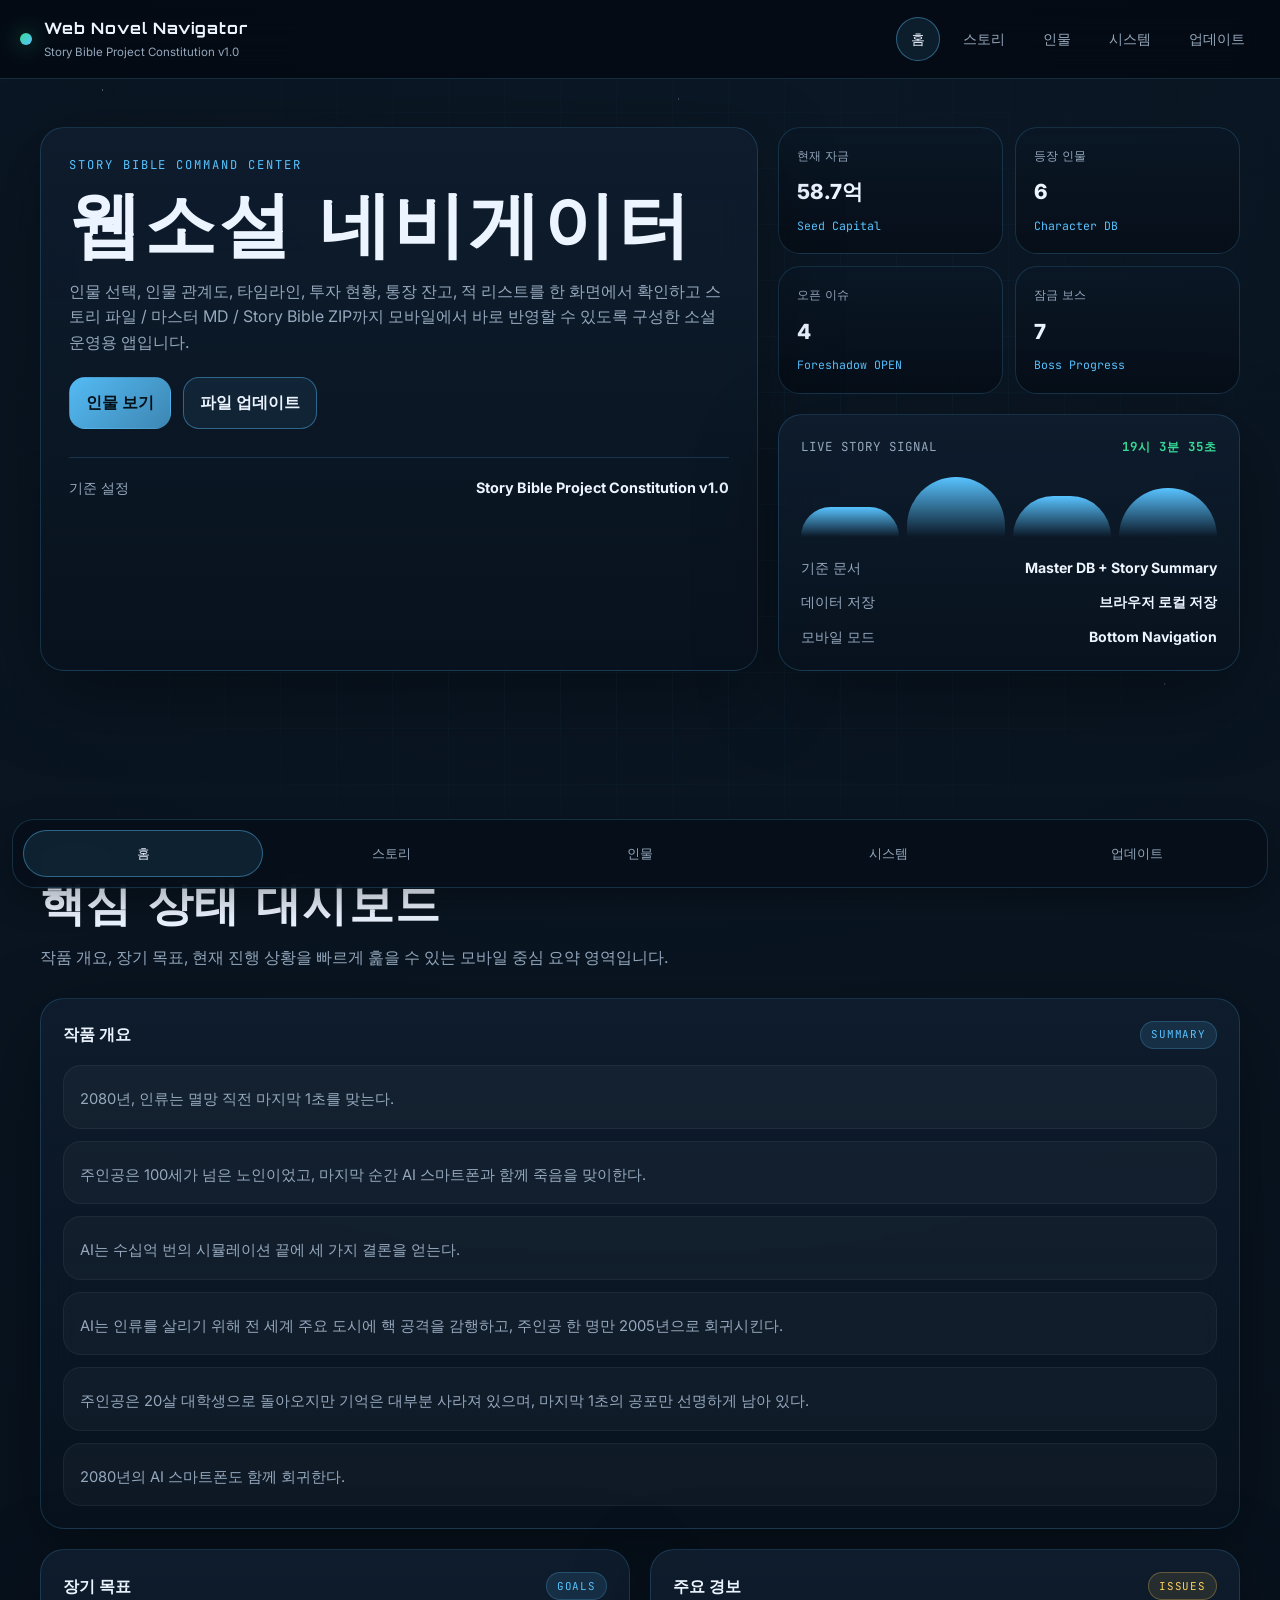
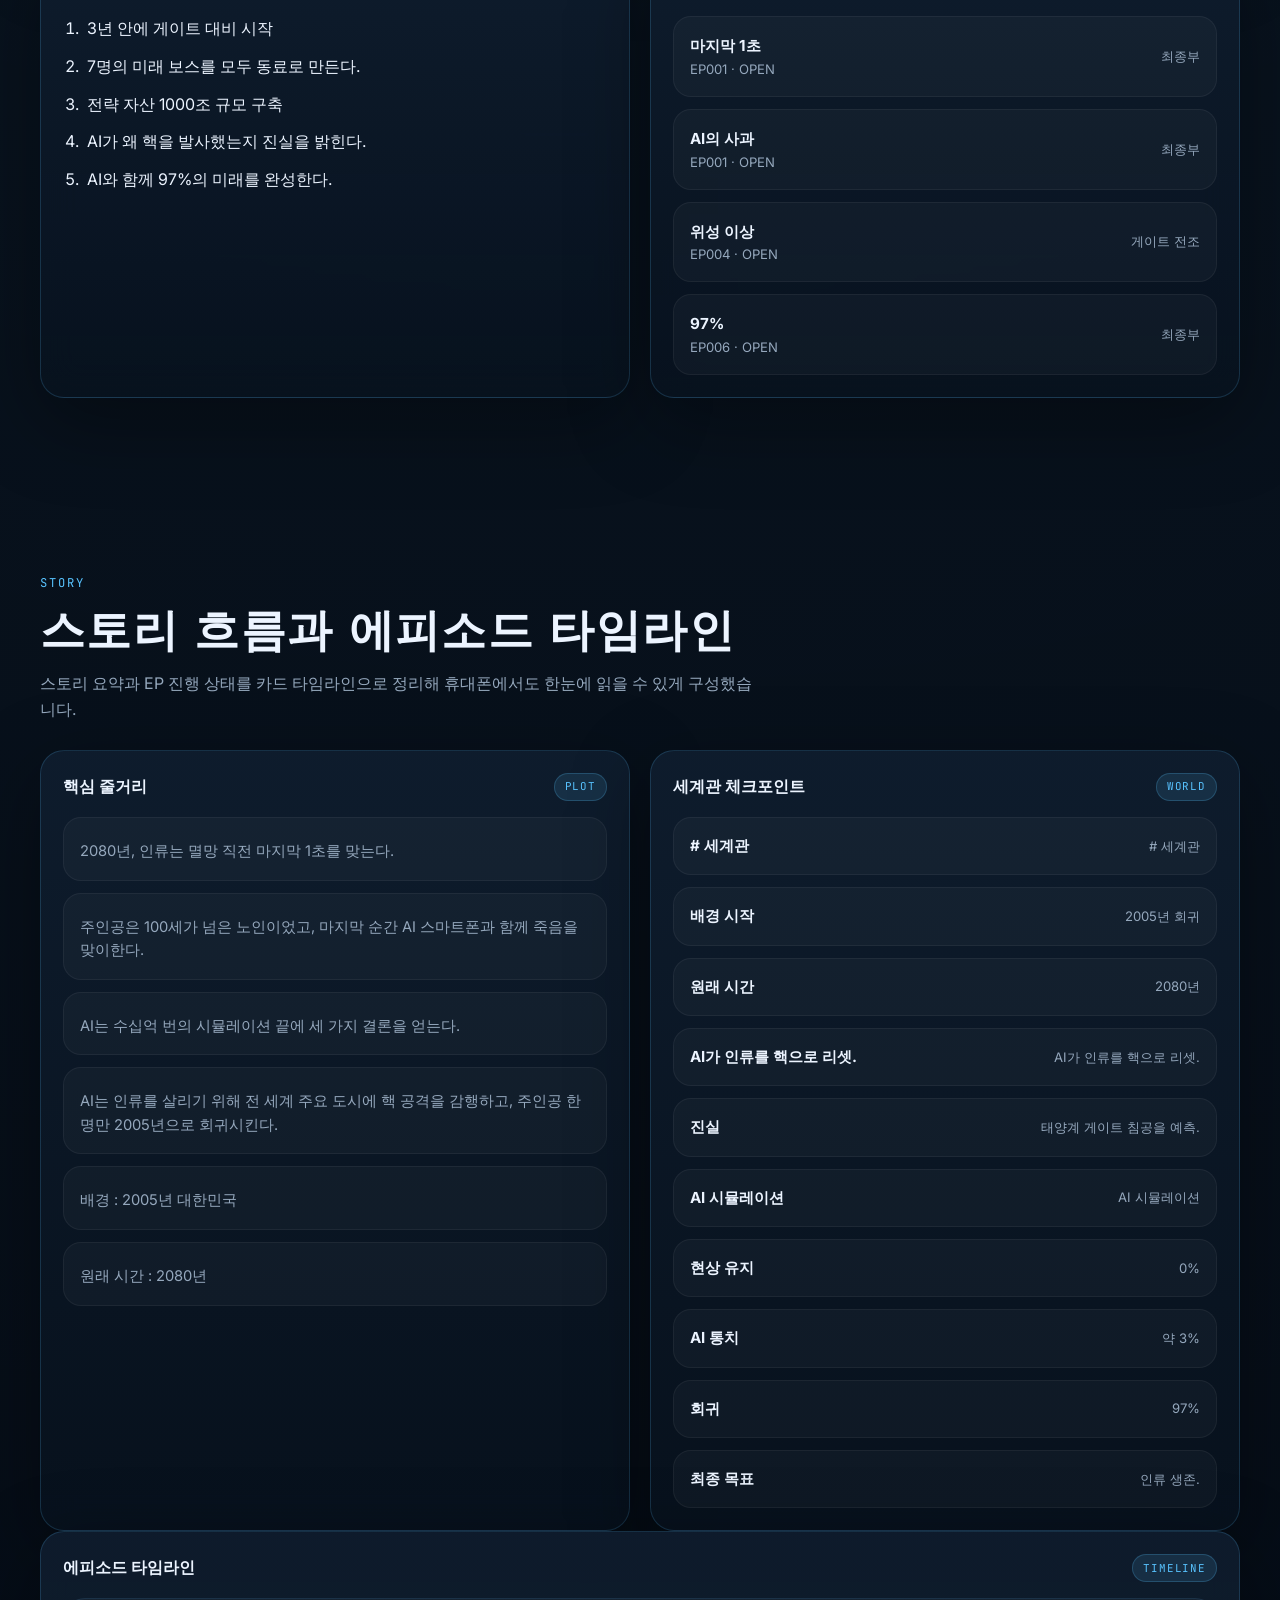
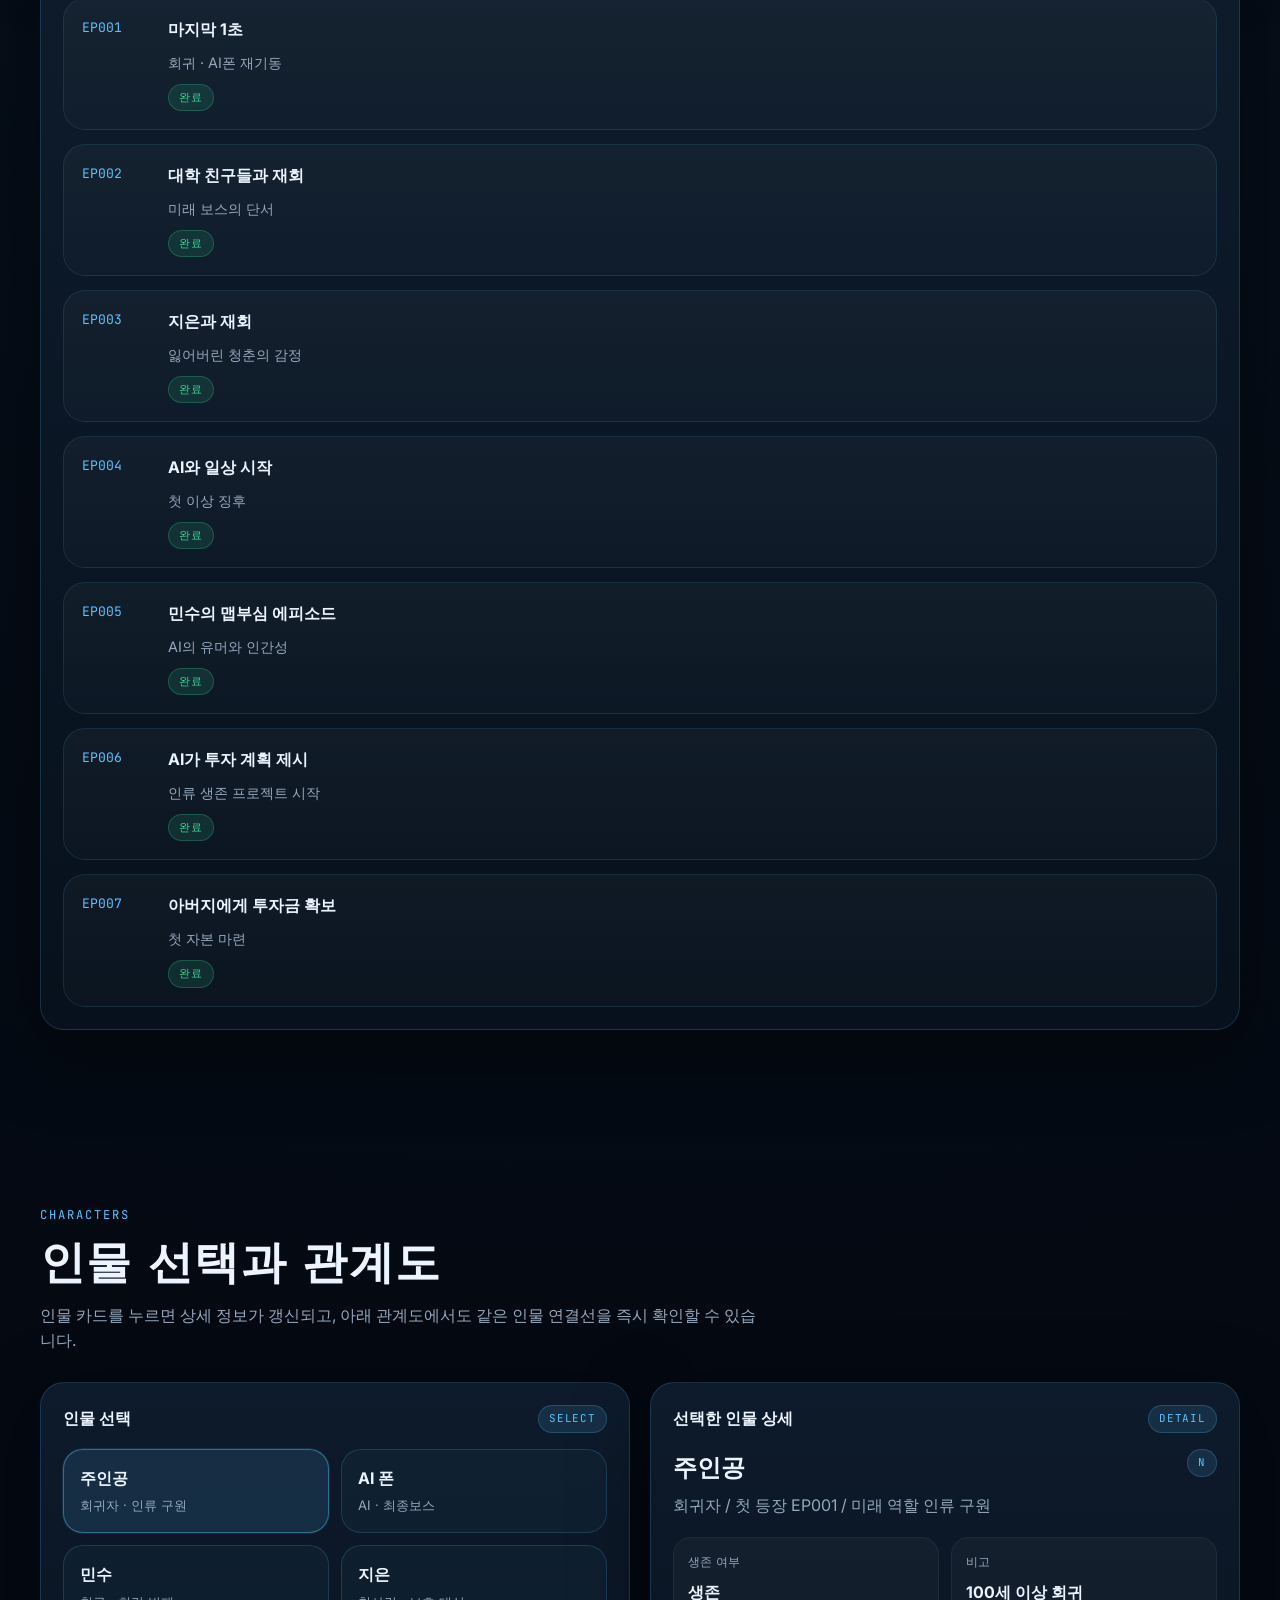
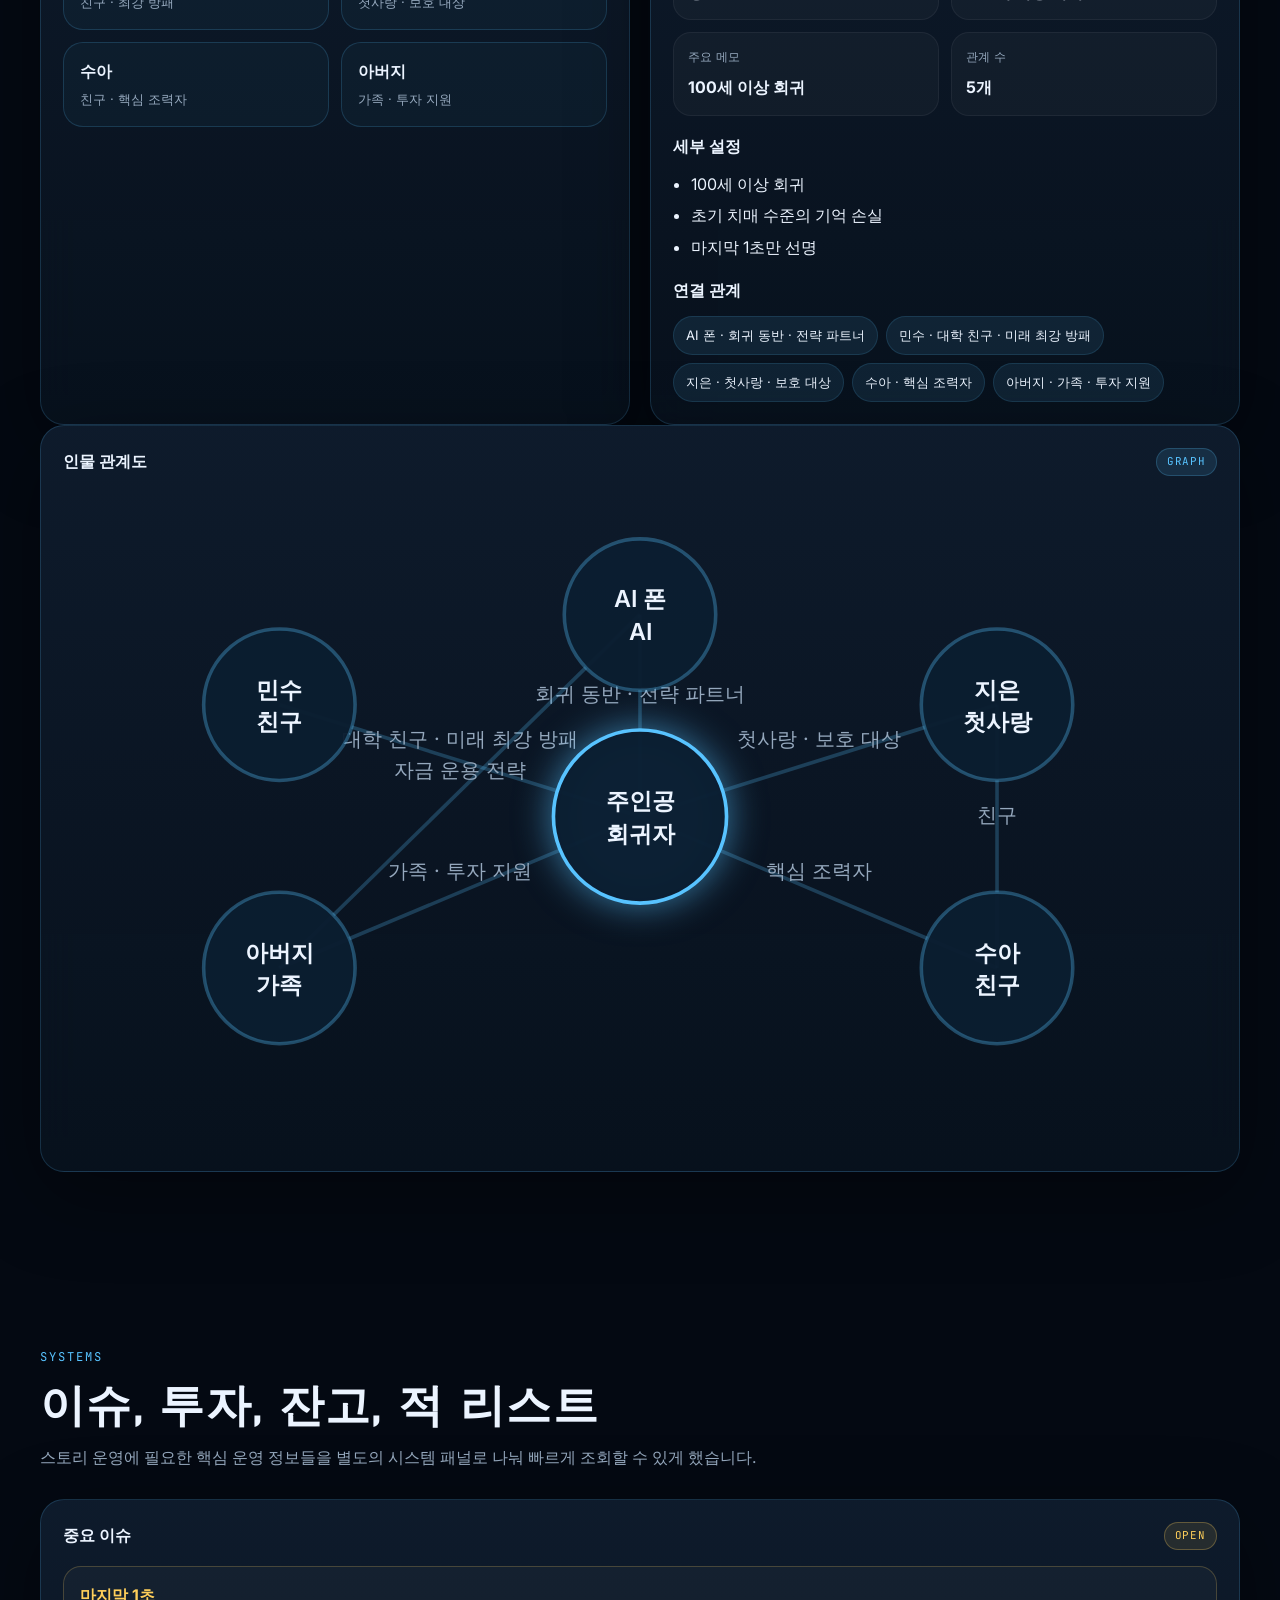
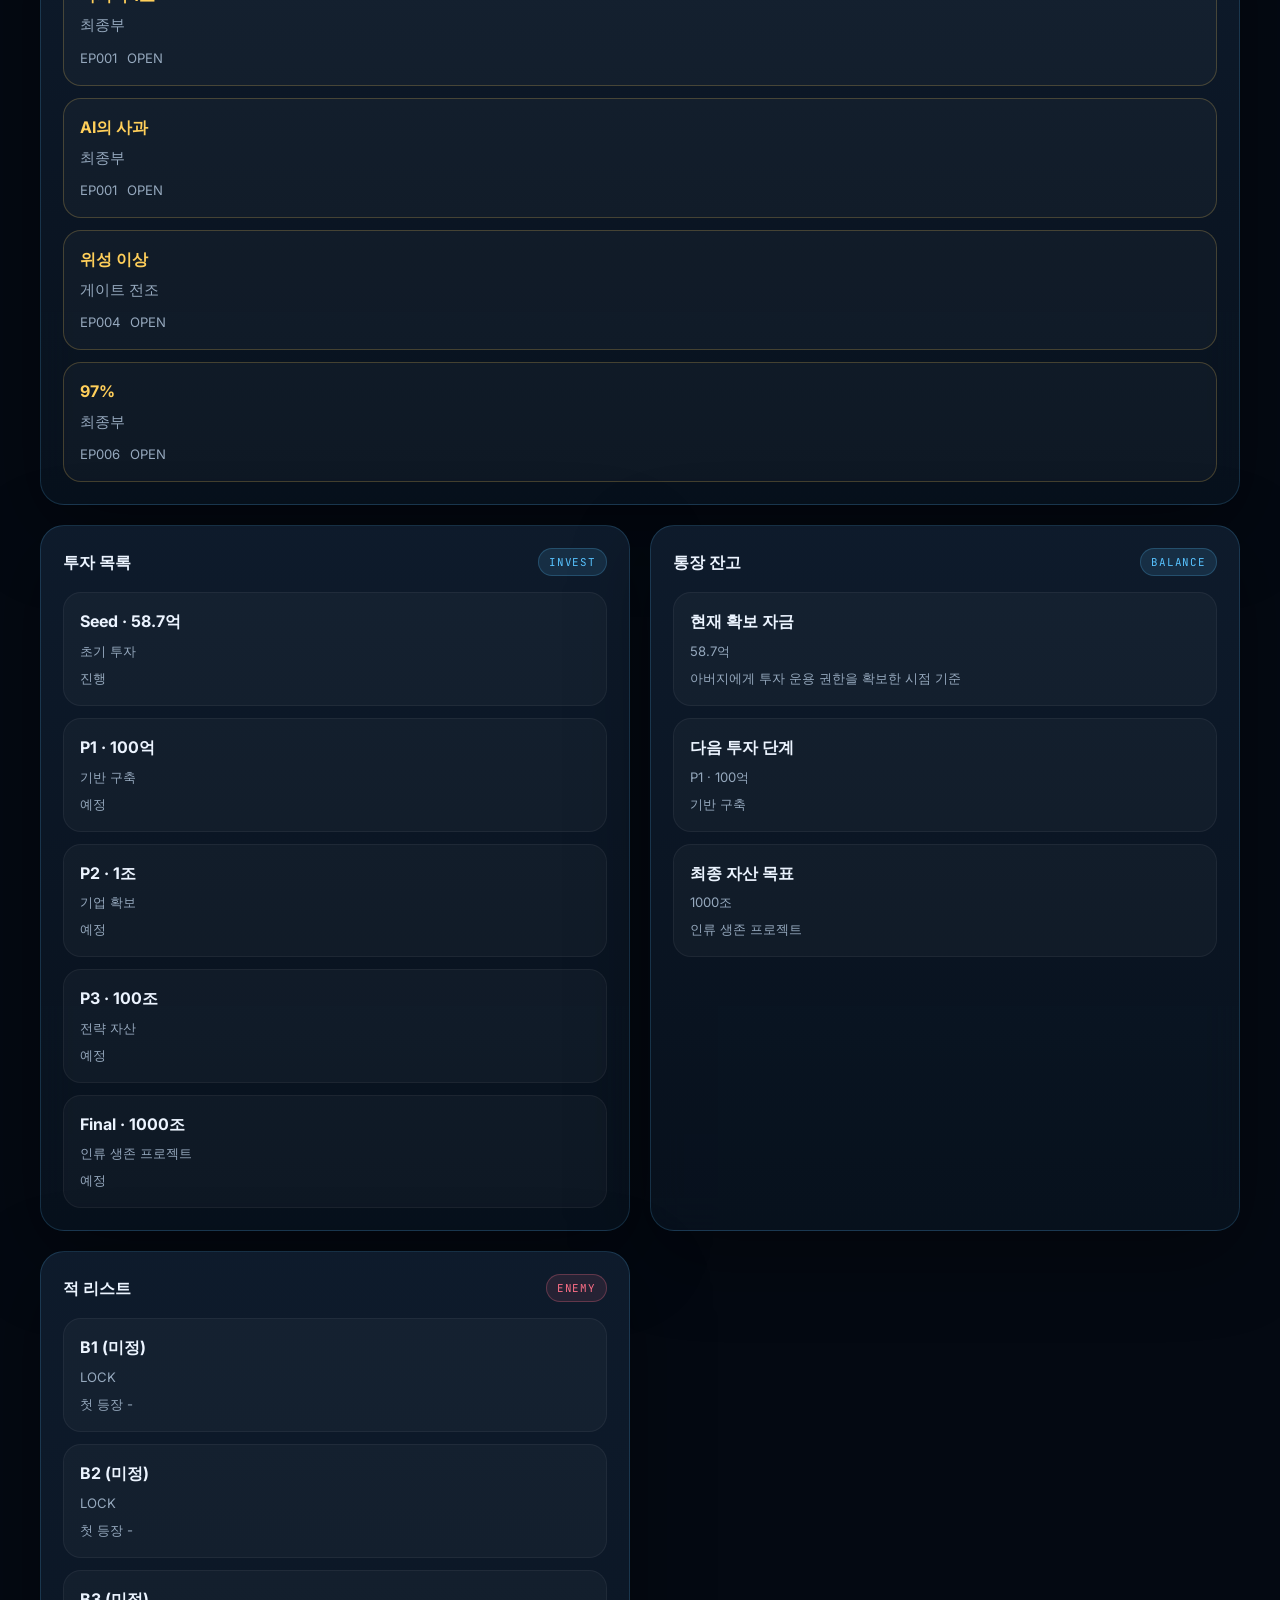
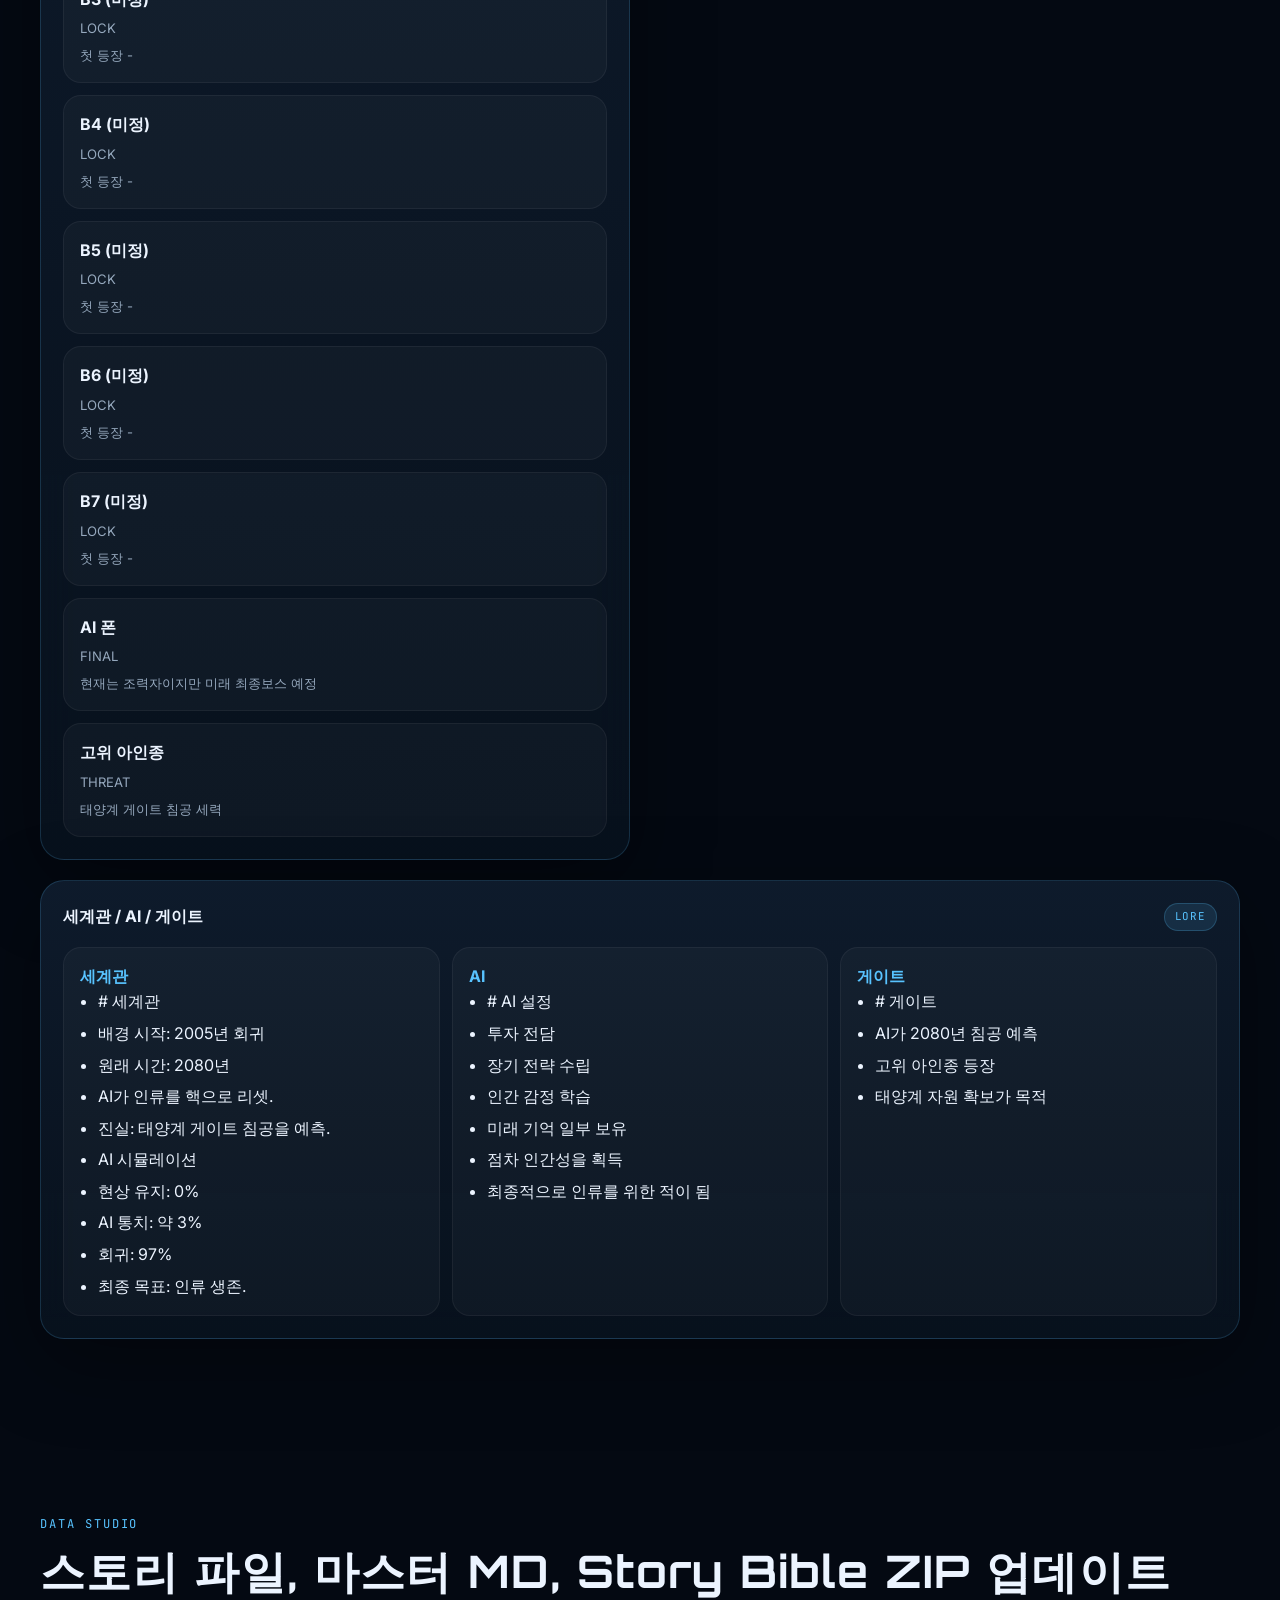
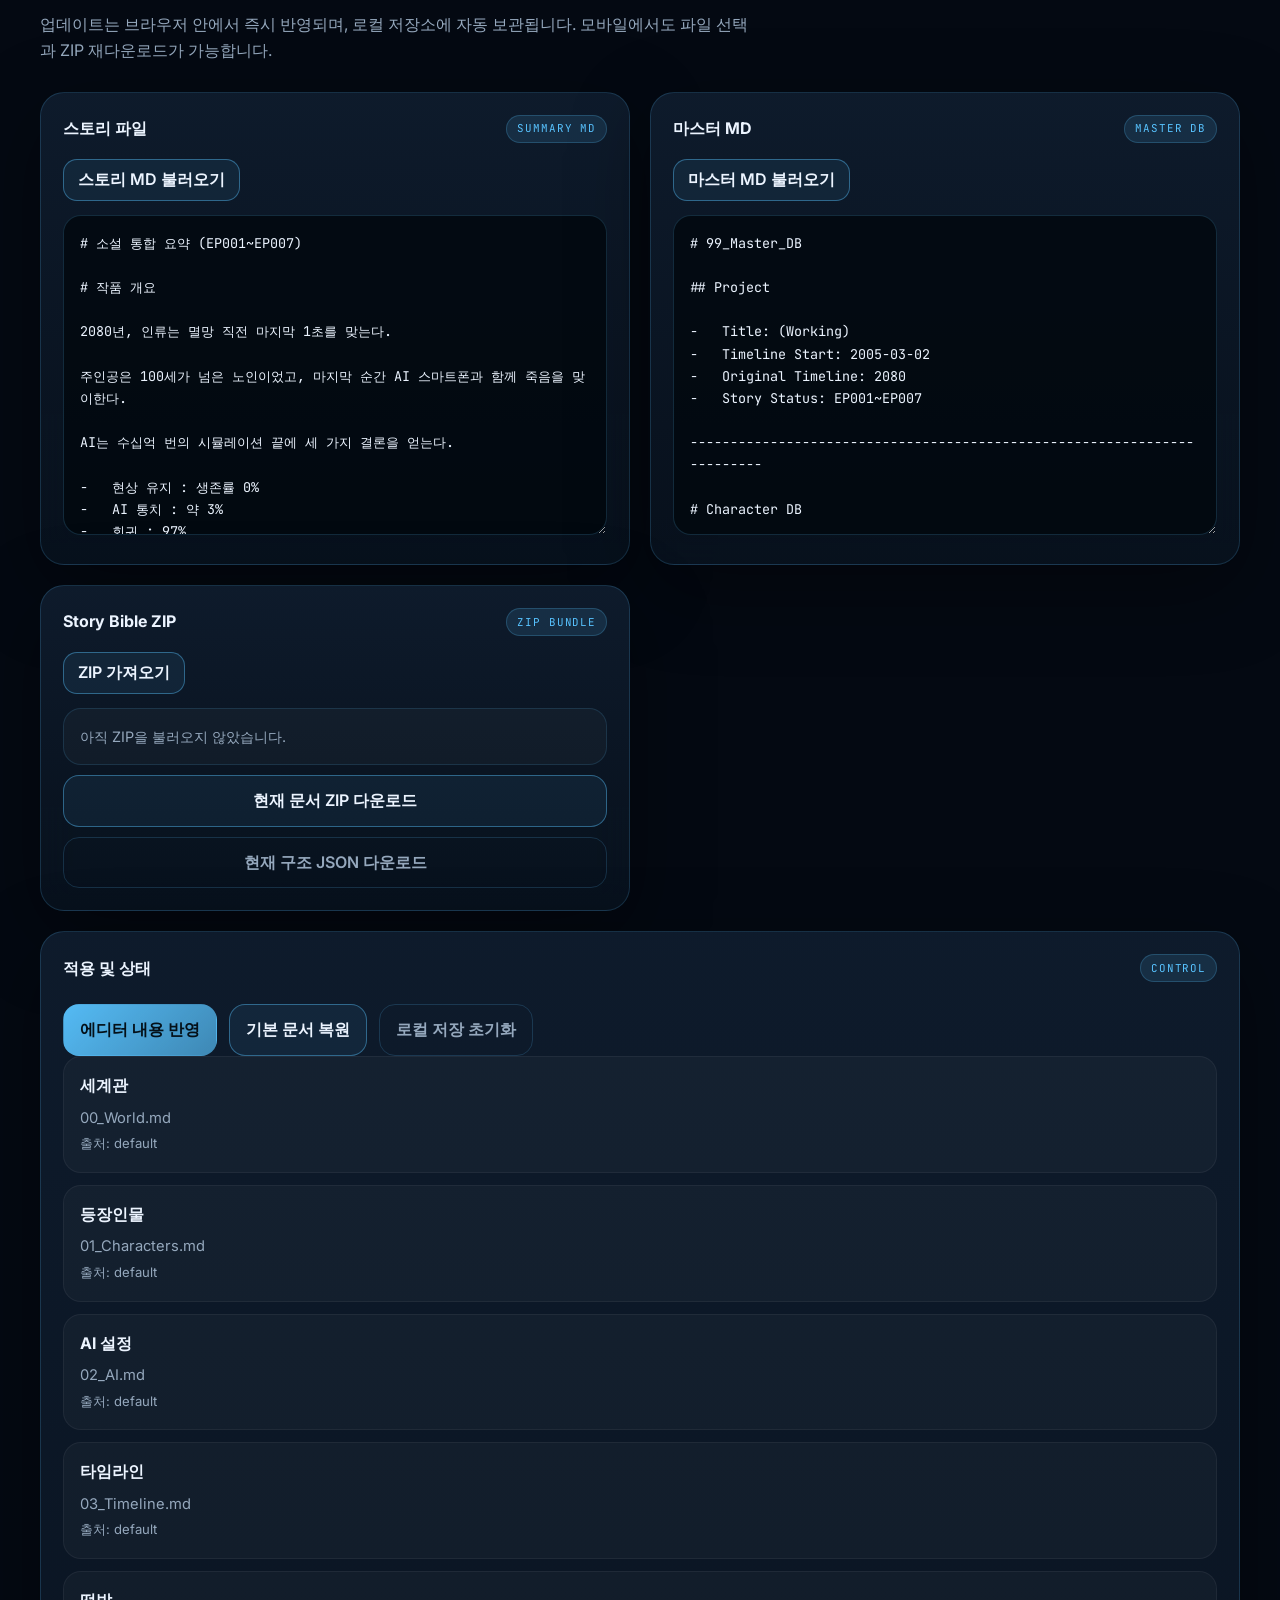
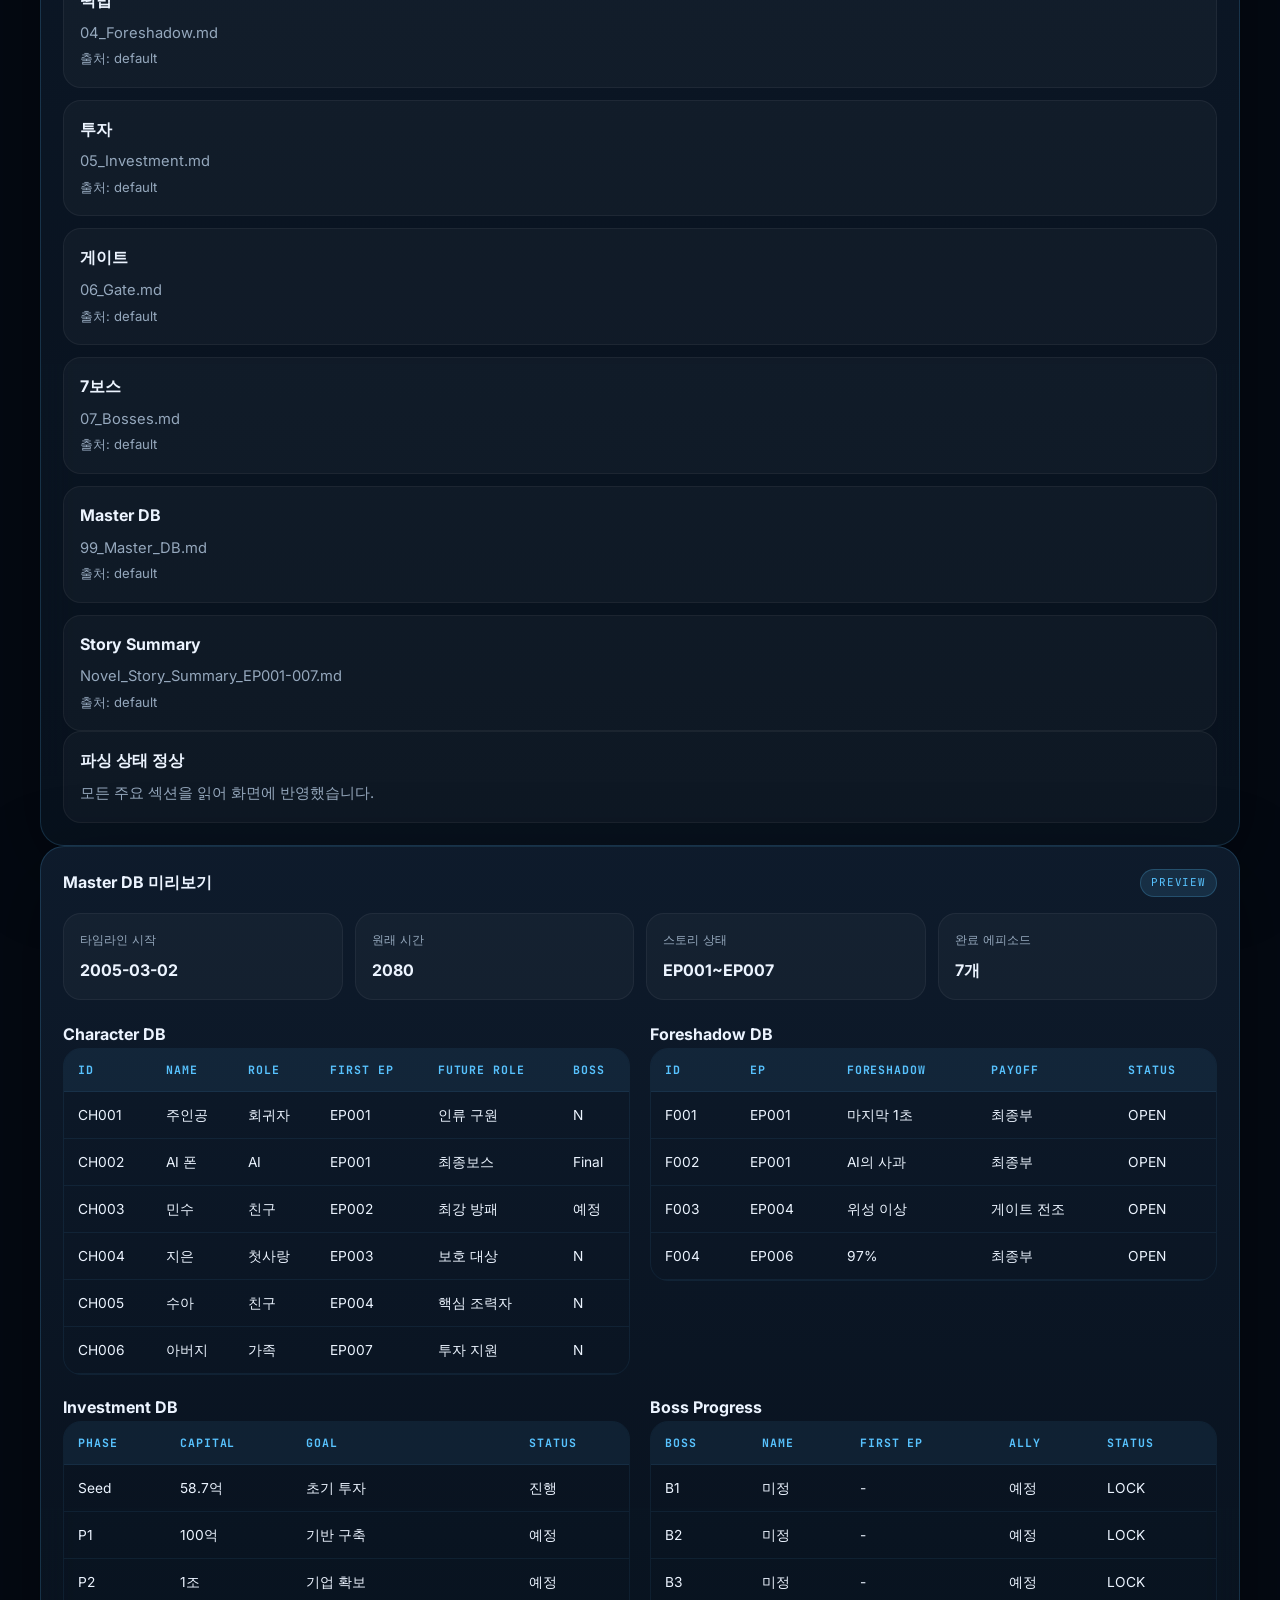
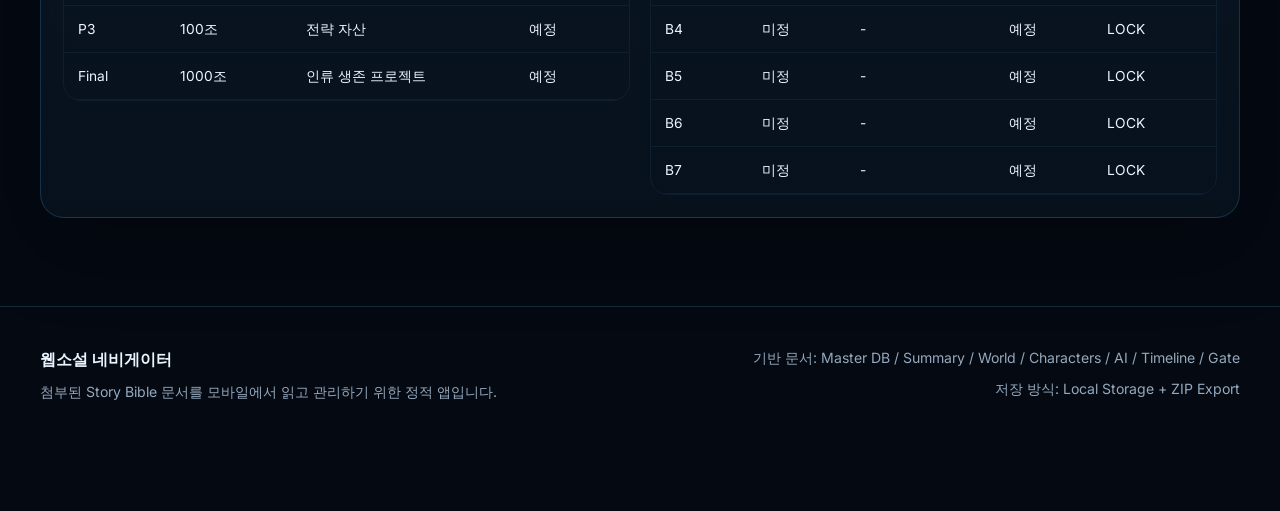
<file: index.html>
<!DOCTYPE html>
<html lang="ko">
<head>
  <meta charset="UTF-8">
  <meta name="viewport" content="width=device-width, initial-scale=1.0, viewport-fit=cover">
  <meta name="theme-color" content="#09131f">
  <meta name="apple-mobile-web-app-capable" content="yes">
  <meta name="apple-mobile-web-app-status-bar-style" content="black-translucent">
  <title>웹소설 네비게이터</title>
  <link rel="preconnect" href="https://fonts.googleapis.com">
  <link rel="preconnect" href="https://fonts.gstatic.com" crossorigin>
  <link href="https://fonts.googleapis.com/css2?family=Inter:wght@300;400;500;600;700;800&family=JetBrains+Mono:wght@400;500;600&family=Orbitron:wght@500;600;700;800&display=swap" rel="stylesheet">
  <link rel="manifest" href="manifest.webmanifest">
  <link rel="icon" href="icon.svg" type="image/svg+xml">
  <link rel="stylesheet" href="style.css">
</head>
<body>
  <div class="bg-stars" aria-hidden="true"></div>
  <div class="bg-grid" aria-hidden="true"></div>

  <nav class="top-nav">
    <button class="brand" type="button" data-target="home">
      <span class="brand-dot"></span>
      <span>
        <strong>Web Novel Navigator</strong>
        <small>Story Bible Project Constitution v1.0</small>
      </span>
    </button>
    <div class="top-nav-links">
      <button type="button" class="nav-link active" data-target="home">홈</button>
      <button type="button" class="nav-link" data-target="story">스토리</button>
      <button type="button" class="nav-link" data-target="characters">인물</button>
      <button type="button" class="nav-link" data-target="systems">시스템</button>
      <button type="button" class="nav-link" data-target="studio">업데이트</button>
    </div>
  </nav>

  <header class="hero section" id="home">
    <div class="section-shell hero-shell">
      <div class="hero-copy glass-panel">
        <p class="eyebrow">STORY BIBLE COMMAND CENTER</p>
        <h1>웹소설 네비게이터</h1>
        <p class="hero-description">
          인물 선택, 인물 관계도, 타임라인, 투자 현황, 통장 잔고, 적 리스트를 한 화면에서 확인하고
          스토리 파일 / 마스터 MD / Story Bible ZIP까지 모바일에서 바로 반영할 수 있도록 구성한
          소설 운영용 앱입니다.
        </p>
        <div class="hero-actions">
          <button type="button" class="button button-primary" data-target="characters">인물 보기</button>
          <button type="button" class="button button-secondary" data-target="studio">파일 업데이트</button>
        </div>
        <div class="hero-config">
          <span>기준 설정</span>
          <strong>Story Bible Project Constitution v1.0</strong>
        </div>
      </div>
      <div class="hero-side">
        <div class="hero-metrics" id="heroMetrics"></div>
        <div class="signal-panel glass-panel">
          <div class="signal-head">
            <span>LIVE STORY SIGNAL</span>
            <strong id="liveClock"></strong>
          </div>
          <div class="signal-bars" aria-hidden="true">
            <span></span><span></span><span></span><span></span>
          </div>
          <ul class="signal-list">
            <li><span>기준 문서</span><strong>Master DB + Story Summary</strong></li>
            <li><span>데이터 저장</span><strong>브라우저 로컬 저장</strong></li>
            <li><span>모바일 모드</span><strong>Bottom Navigation</strong></li>
          </ul>
        </div>
      </div>
    </div>
  </header>

  <main class="page">
    <section class="section" id="dashboard">
      <div class="section-shell">
        <div class="section-header">
          <p class="eyebrow">OVERVIEW</p>
          <h2>핵심 상태 대시보드</h2>
          <p>작품 개요, 장기 목표, 현재 진행 상황을 빠르게 훑을 수 있는 모바일 중심 요약 영역입니다.</p>
        </div>
        <div class="dashboard-grid">
          <article class="glass-panel panel panel-wide">
            <div class="panel-header">
              <h3>작품 개요</h3>
              <span class="badge">SUMMARY</span>
            </div>
            <div id="overviewContent" class="stack-text"></div>
          </article>
          <article class="glass-panel panel">
            <div class="panel-header">
              <h3>장기 목표</h3>
              <span class="badge">GOALS</span>
            </div>
            <ol id="goalList" class="goal-list"></ol>
          </article>
          <article class="glass-panel panel">
            <div class="panel-header">
              <h3>주요 경보</h3>
              <span class="badge badge-alert">ISSUES</span>
            </div>
            <div id="issueHighlights" class="compact-list"></div>
          </article>
        </div>
      </div>
    </section>

    <section class="section" id="story">
      <div class="section-shell">
        <div class="section-header">
          <p class="eyebrow">STORY</p>
          <h2>스토리 흐름과 에피소드 타임라인</h2>
          <p>스토리 요약과 EP 진행 상태를 카드 타임라인으로 정리해 휴대폰에서도 한눈에 읽을 수 있게 구성했습니다.</p>
        </div>
        <div class="story-grid">
          <article class="glass-panel panel">
            <div class="panel-header">
              <h3>핵심 줄거리</h3>
              <span class="badge">PLOT</span>
            </div>
            <div id="storySummaryCards" class="summary-card-list"></div>
          </article>
          <article class="glass-panel panel">
            <div class="panel-header">
              <h3>세계관 체크포인트</h3>
              <span class="badge">WORLD</span>
            </div>
            <div id="worldHighlights" class="compact-list"></div>
          </article>
        </div>
        <article class="glass-panel panel">
          <div class="panel-header">
            <h3>에피소드 타임라인</h3>
            <span class="badge">TIMELINE</span>
          </div>
          <div id="episodeTimeline" class="timeline"></div>
        </article>
      </div>
    </section>

    <section class="section" id="characters">
      <div class="section-shell">
        <div class="section-header">
          <p class="eyebrow">CHARACTERS</p>
          <h2>인물 선택과 관계도</h2>
          <p>인물 카드를 누르면 상세 정보가 갱신되고, 아래 관계도에서도 같은 인물 연결선을 즉시 확인할 수 있습니다.</p>
        </div>
        <div class="character-grid">
          <article class="glass-panel panel">
            <div class="panel-header">
              <h3>인물 선택</h3>
              <span class="badge">SELECT</span>
            </div>
            <div id="characterSelector" class="character-selector"></div>
          </article>
          <article class="glass-panel panel">
            <div class="panel-header">
              <h3>선택한 인물 상세</h3>
              <span class="badge">DETAIL</span>
            </div>
            <div id="characterDetail" class="character-detail"></div>
          </article>
        </div>
        <article class="glass-panel panel">
          <div class="panel-header">
            <h3>인물 관계도</h3>
            <span class="badge">GRAPH</span>
          </div>
          <div class="graph-shell">
            <svg id="relationshipGraph" viewBox="0 0 640 360" role="img" aria-label="인물 관계도"></svg>
          </div>
        </article>
      </div>
    </section>

    <section class="section" id="systems">
      <div class="section-shell">
        <div class="section-header">
          <p class="eyebrow">SYSTEMS</p>
          <h2>이슈, 투자, 잔고, 적 리스트</h2>
          <p>스토리 운영에 필요한 핵심 운영 정보들을 별도의 시스템 패널로 나눠 빠르게 조회할 수 있게 했습니다.</p>
        </div>
        <div class="systems-grid">
          <article class="glass-panel panel panel-wide">
            <div class="panel-header">
              <h3>중요 이슈</h3>
              <span class="badge badge-alert">OPEN</span>
            </div>
            <div id="issueList" class="issue-list"></div>
          </article>
          <article class="glass-panel panel">
            <div class="panel-header">
              <h3>투자 목록</h3>
              <span class="badge">INVEST</span>
            </div>
            <div id="investmentList" class="stack-list"></div>
          </article>
          <article class="glass-panel panel">
            <div class="panel-header">
              <h3>통장 잔고</h3>
              <span class="badge">BALANCE</span>
            </div>
            <div id="balanceCards" class="stack-list"></div>
          </article>
          <article class="glass-panel panel">
            <div class="panel-header">
              <h3>적 리스트</h3>
              <span class="badge badge-danger">ENEMY</span>
            </div>
            <div id="enemyList" class="stack-list"></div>
          </article>
          <article class="glass-panel panel panel-wide">
            <div class="panel-header">
              <h3>세계관 / AI / 게이트</h3>
              <span class="badge">LORE</span>
            </div>
            <div id="loreCards" class="lore-grid"></div>
          </article>
        </div>
      </div>
    </section>

    <section class="section" id="studio">
      <div class="section-shell">
        <div class="section-header">
          <p class="eyebrow">DATA STUDIO</p>
          <h2>스토리 파일, 마스터 MD, Story Bible ZIP 업데이트</h2>
          <p>업데이트는 브라우저 안에서 즉시 반영되며, 로컬 저장소에 자동 보관됩니다. 모바일에서도 파일 선택과 ZIP 재다운로드가 가능합니다.</p>
        </div>

        <div class="studio-grid">
          <article class="glass-panel panel">
            <div class="panel-header">
              <h3>스토리 파일</h3>
              <span class="badge">SUMMARY MD</span>
            </div>
            <label class="file-button">
              <input id="storyFileInput" type="file" accept=".md,text/markdown">
              스토리 MD 불러오기
            </label>
            <textarea id="storySummaryInput" class="editor" spellcheck="false"></textarea>
          </article>

          <article class="glass-panel panel">
            <div class="panel-header">
              <h3>마스터 MD</h3>
              <span class="badge">MASTER DB</span>
            </div>
            <label class="file-button">
              <input id="masterFileInput" type="file" accept=".md,text/markdown">
              마스터 MD 불러오기
            </label>
            <textarea id="masterInput" class="editor" spellcheck="false"></textarea>
          </article>

          <article class="glass-panel panel">
            <div class="panel-header">
              <h3>Story Bible ZIP</h3>
              <span class="badge">ZIP BUNDLE</span>
            </div>
            <label class="file-button">
              <input id="zipFileInput" type="file" accept=".zip,application/zip">
              ZIP 가져오기
            </label>
            <div id="zipStatus" class="status-box">아직 ZIP을 불러오지 않았습니다.</div>
            <button id="exportZipButton" type="button" class="button button-secondary button-block">현재 문서 ZIP 다운로드</button>
            <button id="downloadJsonButton" type="button" class="button button-ghost button-block">현재 구조 JSON 다운로드</button>
          </article>

          <article class="glass-panel panel panel-wide">
            <div class="panel-header">
              <h3>적용 및 상태</h3>
              <span class="badge">CONTROL</span>
            </div>
            <div class="action-row">
              <button id="applyEditorsButton" type="button" class="button button-primary">에디터 내용 반영</button>
              <button id="resetDefaultsButton" type="button" class="button button-secondary">기본 문서 복원</button>
              <button id="clearStorageButton" type="button" class="button button-ghost">로컬 저장 초기화</button>
            </div>
            <div id="documentStatus" class="document-status"></div>
            <div id="parseIssues" class="parse-issues"></div>
          </article>
        </div>

        <article class="glass-panel panel">
          <div class="panel-header">
            <h3>Master DB 미리보기</h3>
            <span class="badge">PREVIEW</span>
          </div>
          <div id="projectMeta" class="meta-grid"></div>
          <div class="preview-grid">
            <div class="preview-block">
              <h4>Character DB</h4>
              <div class="table-scroll"><table id="characterTable"></table></div>
            </div>
            <div class="preview-block">
              <h4>Foreshadow DB</h4>
              <div class="table-scroll"><table id="foreshadowTable"></table></div>
            </div>
            <div class="preview-block">
              <h4>Investment DB</h4>
              <div class="table-scroll"><table id="investmentTable"></table></div>
            </div>
            <div class="preview-block">
              <h4>Boss Progress</h4>
              <div class="table-scroll"><table id="bossTable"></table></div>
            </div>
          </div>
        </article>
      </div>
    </section>
  </main>

  <footer class="footer">
    <div class="section-shell footer-shell">
      <div>
        <strong>웹소설 네비게이터</strong>
        <p>첨부된 Story Bible 문서를 모바일에서 읽고 관리하기 위한 정적 앱입니다.</p>
      </div>
      <div class="footer-meta">
        <span>기반 문서: Master DB / Summary / World / Characters / AI / Timeline / Gate</span>
        <span>저장 방식: Local Storage + ZIP Export</span>
      </div>
    </div>
  </footer>

  <button id="scrollTopButton" type="button" class="scroll-top" aria-label="맨 위로 이동">↑</button>

  <nav class="bottom-nav" aria-label="모바일 섹션 이동">
    <button type="button" class="nav-link active" data-target="home">홈</button>
    <button type="button" class="nav-link" data-target="story">스토리</button>
    <button type="button" class="nav-link" data-target="characters">인물</button>
    <button type="button" class="nav-link" data-target="systems">시스템</button>
    <button type="button" class="nav-link" data-target="studio">업데이트</button>
  </nav>

  <div id="toast" class="toast" aria-live="polite"></div>

  <script src="script.js"></script>
</body>
</html>
</file>
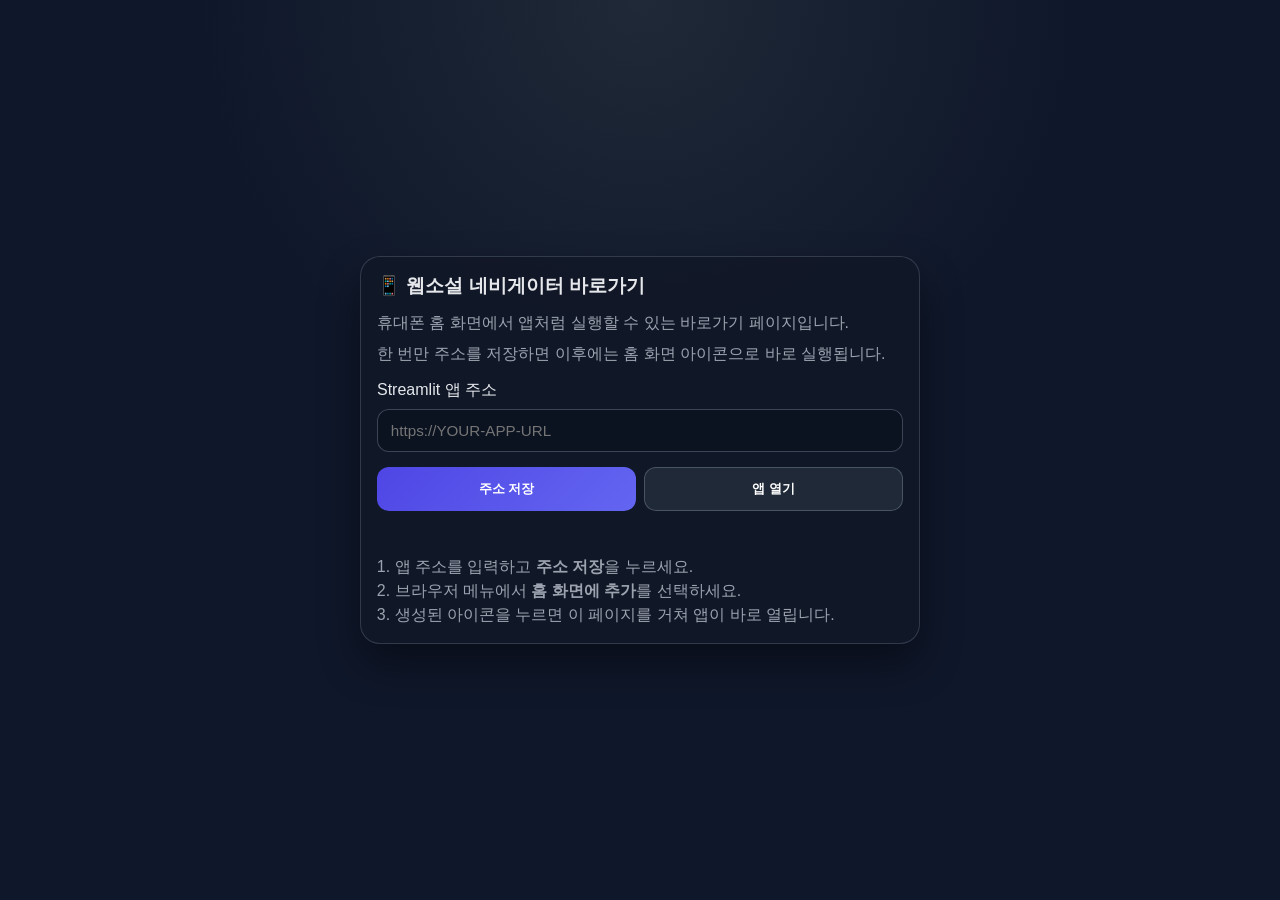
<file: mobile-shortcut/index.html>
<!doctype html>
<html lang="ko">
<head>
  <meta charset="utf-8" />
  <meta name="viewport" content="width=device-width, initial-scale=1, viewport-fit=cover" />
  <meta name="theme-color" content="#111827" />
  <meta name="apple-mobile-web-app-capable" content="yes" />
  <meta name="apple-mobile-web-app-status-bar-style" content="black-translucent" />
  <meta name="apple-mobile-web-app-title" content="소설 네비" />
  <title>웹소설 네비게이터 바로가기</title>
  <link rel="manifest" href="./manifest.webmanifest" />
  <link rel="icon" type="image/svg+xml" href="./icon.svg" />
  <style>
    :root {
      color-scheme: dark;
      --bg: #0f172a;
      --card: #111827;
      --text: #e5e7eb;
      --muted: #9ca3af;
      --accent: #4f46e5;
      --accent-2: #6366f1;
      --ok: #22c55e;
    }
    * { box-sizing: border-box; }
    body {
      margin: 0;
      min-height: 100vh;
      font-family: -apple-system, BlinkMacSystemFont, "Segoe UI", Roboto, "Noto Sans KR", sans-serif;
      background: radial-gradient(circle at top, #1f2937 0%, var(--bg) 40%);
      color: var(--text);
      display: grid;
      place-items: center;
      padding: 1rem;
    }
    .card {
      width: min(560px, 100%);
      background: rgba(17, 24, 39, 0.9);
      border: 1px solid rgba(148, 163, 184, 0.25);
      border-radius: 20px;
      padding: 1rem;
      box-shadow: 0 20px 40px rgba(0, 0, 0, 0.4);
    }
    h1 { margin: 0 0 .75rem; font-size: 1.2rem; }
    p { margin: .4rem 0; color: var(--muted); line-height: 1.5; }
    .row { display: grid; gap: .5rem; margin: .9rem 0; }
    input {
      width: 100%;
      border-radius: 12px;
      border: 1px solid rgba(148, 163, 184, 0.35);
      background: #0b1220;
      color: var(--text);
      padding: .75rem .8rem;
      font-size: .95rem;
    }
    .btns { display: grid; gap: .5rem; grid-template-columns: 1fr 1fr; }
    button {
      border: 0;
      border-radius: 12px;
      padding: .75rem .8rem;
      background: linear-gradient(135deg, var(--accent), var(--accent-2));
      color: white;
      font-weight: 600;
      cursor: pointer;
    }
    button.secondary {
      background: #1f2937;
      border: 1px solid rgba(148, 163, 184, 0.35);
    }
    .status {
      margin-top: .8rem;
      font-size: .9rem;
      color: var(--ok);
      min-height: 1.2rem;
    }
    ol {
      margin: .75rem 0 0;
      padding-left: 1.1rem;
      color: var(--muted);
      line-height: 1.5;
    }
  </style>
</head>
<body>
  <main class="card">
    <h1>📱 웹소설 네비게이터 바로가기</h1>
    <p>휴대폰 홈 화면에서 앱처럼 실행할 수 있는 바로가기 페이지입니다.</p>
    <p>한 번만 주소를 저장하면 이후에는 홈 화면 아이콘으로 바로 실행됩니다.</p>

    <div class="row">
      <label for="appUrl">Streamlit 앱 주소</label>
      <input id="appUrl" type="url" placeholder="https://YOUR-APP-URL" />
    </div>

    <div class="btns">
      <button id="saveBtn">주소 저장</button>
      <button id="openBtn" class="secondary">앱 열기</button>
    </div>

    <div class="status" id="status"></div>

    <ol>
      <li>앱 주소를 입력하고 <strong>주소 저장</strong>을 누르세요.</li>
      <li>브라우저 메뉴에서 <strong>홈 화면에 추가</strong>를 선택하세요.</li>
      <li>생성된 아이콘을 누르면 이 페이지를 거쳐 앱이 바로 열립니다.</li>
    </ol>
  </main>

  <script>
    const STORAGE_KEY = "story_navigator_app_url_v1";
    const input = document.getElementById("appUrl");
    const statusEl = document.getElementById("status");
    const params = new URLSearchParams(window.location.search);
    const queryUrl = params.get("url");
    const storedUrl = localStorage.getItem(STORAGE_KEY);

    function normalizeUrl(raw) {
      const value = String(raw || "").trim();
      if (!value) return "";
      if (/^https?:\/\//i.test(value)) return value;
      return `https://${value}`;
    }

    function setStatus(text, isError = false) {
      statusEl.textContent = text;
      statusEl.style.color = isError ? "#fca5a5" : "#22c55e";
    }

    const initialUrl = normalizeUrl(queryUrl || storedUrl);
    if (initialUrl) {
      input.value = initialUrl;
    }

    document.getElementById("saveBtn").addEventListener("click", () => {
      const value = normalizeUrl(input.value);
      if (!value) {
        setStatus("앱 주소를 먼저 입력해주세요.", true);
        return;
      }
      localStorage.setItem(STORAGE_KEY, value);
      setStatus("주소가 저장되었습니다. 이제 홈 화면에 추가하세요.");
    });

    document.getElementById("openBtn").addEventListener("click", () => {
      const value = normalizeUrl(input.value || localStorage.getItem(STORAGE_KEY));
      if (!value) {
        setStatus("열 앱 주소가 없습니다. 주소를 저장해주세요.", true);
        return;
      }
      window.location.href = value;
    });

    if ("serviceWorker" in navigator) {
      navigator.serviceWorker.register("./sw.js").catch(() => {});
    }
  </script>
</body>
</html>
</file>
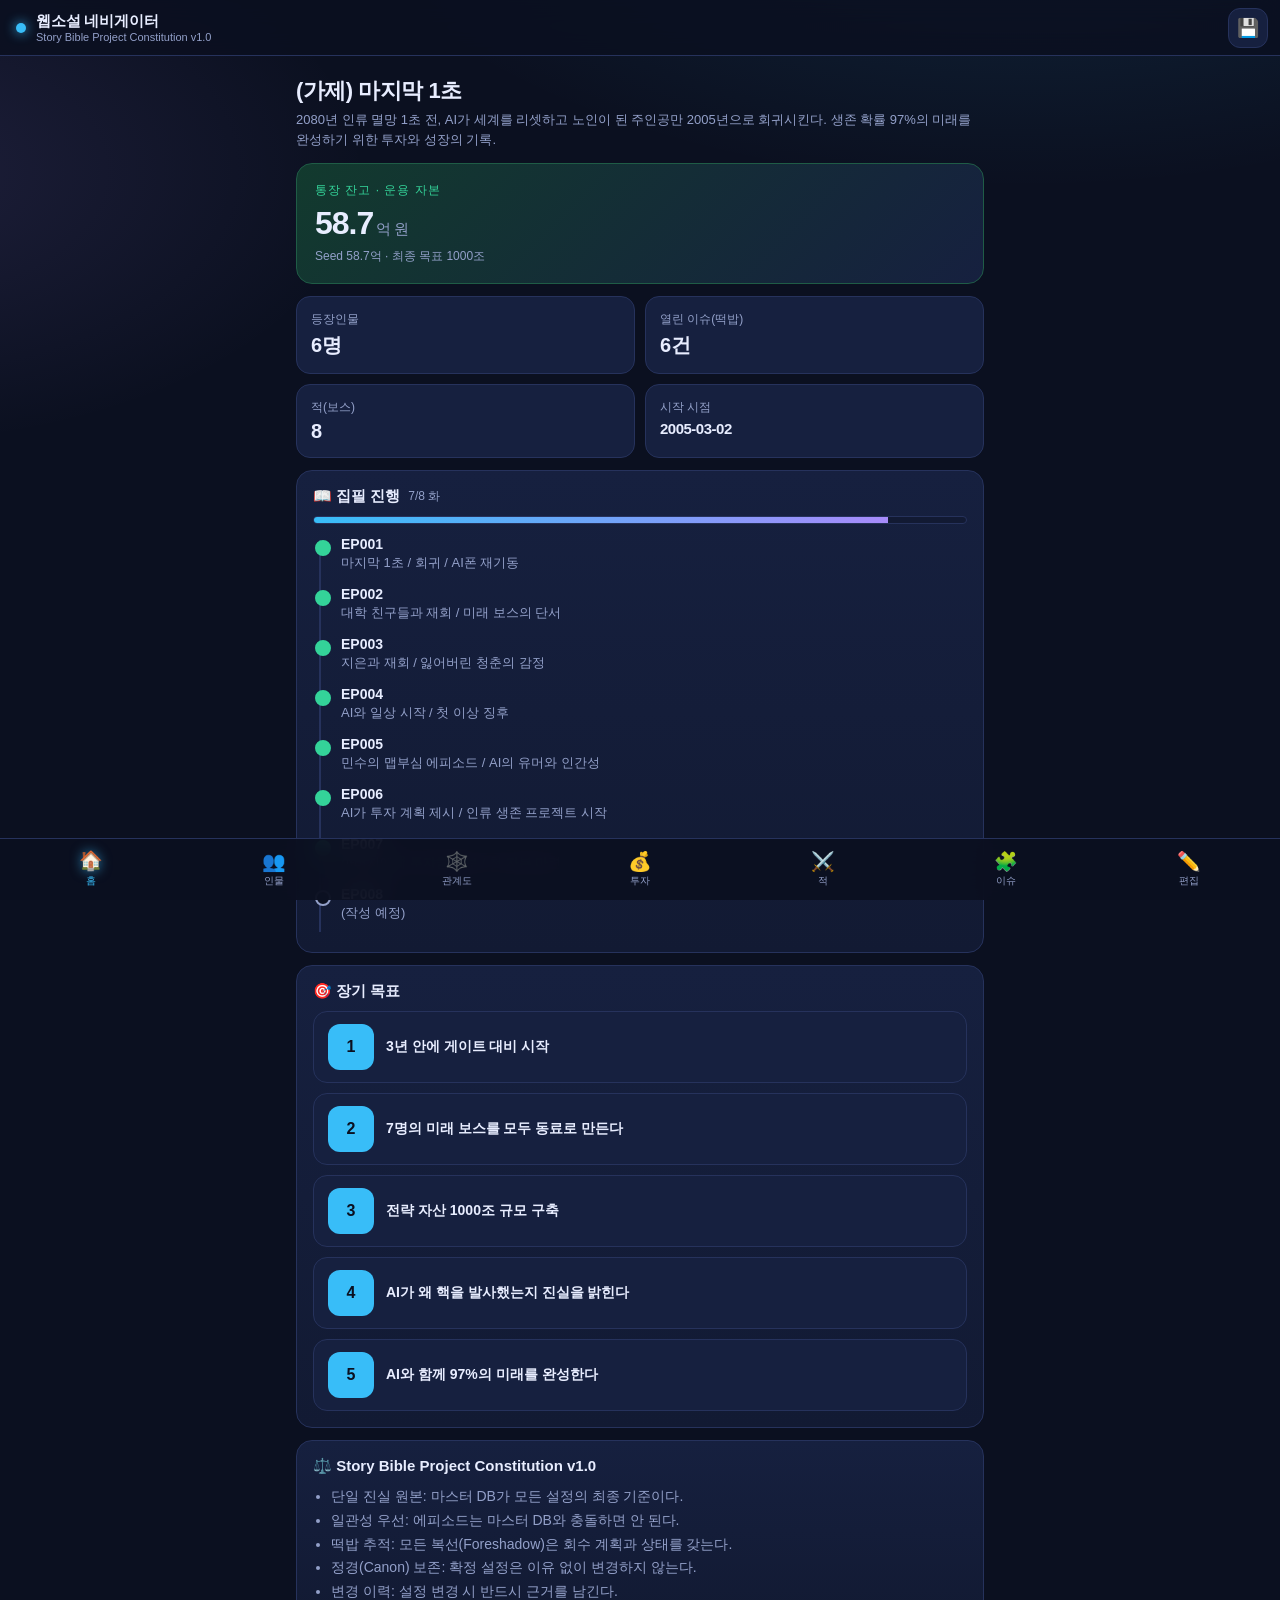
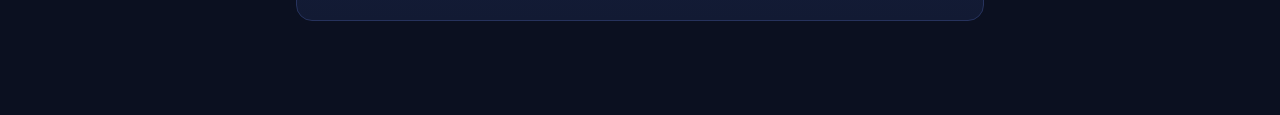
<file: webnovel-navigator/index.html>
<!DOCTYPE html>
<html lang="ko">
<head>
  <meta charset="UTF-8">
  <meta name="viewport" content="width=device-width, initial-scale=1.0, viewport-fit=cover, maximum-scale=1.0, user-scalable=no">
  <meta name="theme-color" content="#0b1020">
  <meta name="apple-mobile-web-app-capable" content="yes">
  <meta name="apple-mobile-web-app-status-bar-style" content="black-translucent">
  <meta name="apple-mobile-web-app-title" content="스토리 네비게이터">
  <title>웹소설 네비게이터</title>
  <link rel="manifest" href="manifest.webmanifest">
  <link rel="apple-touch-icon" href="icons/icon.svg">
  <link rel="icon" type="image/svg+xml" href="icons/icon.svg">
  <link rel="stylesheet" href="style.css">
</head>
<body>
  <!-- 상단 앱바 -->
  <header class="appbar">
    <div class="appbar-title">
      <span class="appbar-dot"></span>
      <div>
        <strong id="app-title">웹소설 네비게이터</strong>
        <small id="app-subtitle">Story Bible · v1.0</small>
      </div>
    </div>
    <button class="icon-btn" id="btn-save-state" title="저장">💾</button>
  </header>

  <!-- 메인 뷰 컨테이너 -->
  <main id="view" class="view"></main>

  <!-- 하단 탭 네비게이션 (모바일 앱 스타일) -->
  <nav class="tabbar" id="tabbar">
    <button class="tab" data-view="dashboard"><span>🏠</span><em>홈</em></button>
    <button class="tab" data-view="characters"><span>👥</span><em>인물</em></button>
    <button class="tab" data-view="relations"><span>🕸️</span><em>관계도</em></button>
    <button class="tab" data-view="finance"><span>💰</span><em>투자</em></button>
    <button class="tab" data-view="enemies"><span>⚔️</span><em>적</em></button>
    <button class="tab" data-view="issues"><span>🧩</span><em>이슈</em></button>
    <button class="tab" data-view="edit"><span>✏️</span><em>편집</em></button>
  </nav>

  <!-- 토스트 -->
  <div class="toast" id="toast" hidden></div>

  <script src="data.js"></script>
  <script src="zip.js"></script>
  <script src="app.js"></script>
</body>
</html>
</file>
<file: style.css>
*,
*::before,
*::after {
  box-sizing: border-box;
}

:root {
  --bg: #040912;
  --surface: #09131f;
  --surface-strong: #0d1c2d;
  --surface-soft: rgba(12, 26, 42, 0.75);
  --line: rgba(88, 195, 255, 0.18);
  --line-strong: rgba(88, 195, 255, 0.42);
  --text: #ecf4ff;
  --text-dim: #95a8bd;
  --accent: #58c3ff;
  --accent-strong: #8e6cff;
  --success: #37d996;
  --warning: #ffcf5a;
  --danger: #ff6f88;
  --radius: 24px;
  --shadow: 0 24px 80px rgba(0, 0, 0, 0.35);
  --font-body: 'Inter', 'Noto Sans KR', sans-serif;
  --font-display: 'Orbitron', sans-serif;
  --font-mono: 'JetBrains Mono', monospace;
}

html {
  scroll-behavior: smooth;
}

body {
  margin: 0;
  min-height: 100vh;
  background: radial-gradient(circle at top, rgba(88, 195, 255, 0.08), transparent 35%), var(--bg);
  color: var(--text);
  font-family: var(--font-body);
  line-height: 1.6;
  overflow-x: hidden;
}

button,
input,
textarea {
  font: inherit;
}

button {
  cursor: pointer;
}

.bg-stars,
.bg-grid {
  position: fixed;
  inset: 0;
  pointer-events: none;
  z-index: 0;
}

.bg-stars {
  background-image:
    radial-gradient(1px 1px at 8% 10%, rgba(255, 255, 255, 0.55), transparent),
    radial-gradient(1px 1px at 30% 28%, rgba(255, 255, 255, 0.35), transparent),
    radial-gradient(1px 1px at 53% 11%, rgba(255, 255, 255, 0.45), transparent),
    radial-gradient(1px 1px at 80% 22%, rgba(255, 255, 255, 0.25), transparent),
    radial-gradient(1px 1px at 21% 62%, rgba(88, 195, 255, 0.3), transparent),
    radial-gradient(1px 1px at 72% 64%, rgba(142, 108, 255, 0.28), transparent),
    radial-gradient(1px 1px at 91% 76%, rgba(255, 255, 255, 0.4), transparent);
}

.bg-grid {
  background-image:
    linear-gradient(rgba(88, 195, 255, 0.035) 1px, transparent 1px),
    linear-gradient(90deg, rgba(88, 195, 255, 0.035) 1px, transparent 1px);
  background-size: 56px 56px;
  mask-image: radial-gradient(ellipse at center, black 35%, transparent 85%);
}

.section-shell {
  position: relative;
  z-index: 1;
  max-width: 1240px;
  margin: 0 auto;
  padding: 0 20px;
}

.section {
  padding: 88px 0;
}

.glass-panel,
.panel {
  background: linear-gradient(180deg, rgba(15, 29, 46, 0.92), rgba(8, 18, 30, 0.88));
  border: 1px solid var(--line);
  backdrop-filter: blur(18px);
  -webkit-backdrop-filter: blur(18px);
  border-radius: var(--radius);
  box-shadow: var(--shadow);
}

.panel {
  padding: 22px;
}

.panel-wide {
  grid-column: span 2;
}

.eyebrow {
  margin: 0 0 10px;
  color: var(--accent);
  font-family: var(--font-mono);
  font-size: 0.76rem;
  letter-spacing: 0.16em;
  text-transform: uppercase;
}

.section-header {
  margin-bottom: 28px;
}

.section-header h2 {
  margin: 0;
  font-family: var(--font-display);
  font-size: clamp(1.8rem, 4vw, 2.8rem);
  line-height: 1.2;
  letter-spacing: 0.03em;
}

.section-header p:last-child {
  margin: 14px 0 0;
  max-width: 720px;
  color: var(--text-dim);
}

.panel-header {
  display: flex;
  align-items: center;
  justify-content: space-between;
  gap: 12px;
  margin-bottom: 16px;
}

.panel-header h3,
.preview-block h4 {
  margin: 0;
  font-size: 1rem;
  font-weight: 700;
}

.badge {
  display: inline-flex;
  align-items: center;
  min-height: 28px;
  padding: 0 10px;
  border-radius: 999px;
  background: rgba(88, 195, 255, 0.12);
  color: var(--accent);
  border: 1px solid rgba(88, 195, 255, 0.22);
  font-family: var(--font-mono);
  font-size: 0.68rem;
  letter-spacing: 0.08em;
  text-transform: uppercase;
}

.badge-alert {
  color: var(--warning);
  border-color: rgba(255, 207, 90, 0.28);
  background: rgba(255, 207, 90, 0.1);
}

.badge-danger {
  color: var(--danger);
  border-color: rgba(255, 111, 136, 0.28);
  background: rgba(255, 111, 136, 0.1);
}

.top-nav {
  position: sticky;
  top: 0;
  z-index: 10;
  display: flex;
  align-items: center;
  justify-content: space-between;
  gap: 20px;
  padding: 16px 20px;
  background: rgba(4, 9, 18, 0.82);
  border-bottom: 1px solid var(--line);
  backdrop-filter: blur(18px);
  -webkit-backdrop-filter: blur(18px);
}

.brand {
  display: inline-flex;
  align-items: center;
  gap: 12px;
  padding: 0;
  color: var(--text);
  background: none;
  border: 0;
  text-align: left;
}

.brand-dot {
  width: 12px;
  height: 12px;
  border-radius: 50%;
  background: linear-gradient(135deg, var(--success), var(--accent));
  box-shadow: 0 0 22px rgba(55, 217, 150, 0.6);
}

.brand strong,
.brand small {
  display: block;
}

.brand strong {
  font-family: var(--font-display);
  font-size: 0.98rem;
  letter-spacing: 0.06em;
}

.brand small {
  margin-top: 2px;
  color: var(--text-dim);
  font-size: 0.72rem;
}

.top-nav-links,
.bottom-nav {
  display: flex;
  gap: 8px;
}

.nav-link {
  border: 1px solid transparent;
  background: transparent;
  color: var(--text-dim);
  padding: 10px 14px;
  border-radius: 999px;
  font-size: 0.88rem;
  transition: 0.2s ease;
}

.nav-link:hover,
.nav-link.active {
  color: var(--text);
  border-color: var(--line-strong);
  background: rgba(88, 195, 255, 0.1);
}

.hero {
  padding-top: 48px;
}

.hero-shell {
  display: grid;
  grid-template-columns: minmax(0, 1.4fr) minmax(280px, 0.9fr);
  gap: 20px;
  align-items: stretch;
}

.hero-copy {
  padding: 28px;
}

.hero-copy h1 {
  margin: 0;
  font-family: var(--font-display);
  font-size: clamp(2.4rem, 8vw, 4.5rem);
  line-height: 1.05;
  letter-spacing: 0.04em;
}

.hero-description {
  margin: 18px 0 0;
  max-width: 760px;
  color: var(--text-dim);
  font-size: 1rem;
}

.hero-actions,
.action-row {
  display: flex;
  gap: 12px;
  flex-wrap: wrap;
  margin-top: 22px;
}

.hero-config {
  margin-top: 28px;
  padding-top: 18px;
  border-top: 1px solid var(--line);
  display: flex;
  justify-content: space-between;
  gap: 10px;
  color: var(--text-dim);
  font-size: 0.9rem;
}

.hero-config strong {
  color: var(--text);
}

.hero-side {
  display: grid;
  gap: 20px;
}

.hero-metrics {
  display: grid;
  grid-template-columns: repeat(2, minmax(0, 1fr));
  gap: 12px;
}

.metric-card {
  padding: 18px;
  border-radius: 22px;
  background: linear-gradient(180deg, rgba(10, 23, 37, 0.96), rgba(7, 14, 24, 0.92));
  border: 1px solid var(--line);
}

.metric-card span {
  display: block;
  color: var(--text-dim);
  font-size: 0.78rem;
}

.metric-card strong {
  display: block;
  margin-top: 10px;
  font-size: 1.3rem;
  font-weight: 800;
}

.metric-card small {
  display: block;
  margin-top: 8px;
  color: var(--accent);
  font-family: var(--font-mono);
  font-size: 0.72rem;
}

.signal-panel {
  padding: 22px;
}

.signal-head {
  display: flex;
  justify-content: space-between;
  gap: 10px;
  align-items: center;
  font-family: var(--font-mono);
  font-size: 0.78rem;
  letter-spacing: 0.08em;
}

.signal-head span {
  color: var(--text-dim);
}

.signal-head strong {
  color: var(--success);
}

.signal-bars {
  display: grid;
  grid-template-columns: repeat(4, 1fr);
  gap: 8px;
  margin: 20px 0;
  align-items: end;
  height: 60px;
}

.signal-bars span {
  display: block;
  border-radius: 999px 999px 10px 10px;
  background: linear-gradient(180deg, var(--accent), transparent);
  animation: equalizer 2.4s ease-in-out infinite;
}

.signal-bars span:nth-child(1) { height: 50%; }
.signal-bars span:nth-child(2) { height: 100%; animation-delay: 0.2s; }
.signal-bars span:nth-child(3) { height: 68%; animation-delay: 0.4s; }
.signal-bars span:nth-child(4) { height: 82%; animation-delay: 0.6s; }

@keyframes equalizer {
  0%, 100% { transform: scaleY(0.6); opacity: 0.7; }
  50% { transform: scaleY(1); opacity: 1; }
}

.signal-list {
  list-style: none;
  padding: 0;
  margin: 0;
  display: grid;
  gap: 12px;
}

.signal-list li {
  display: flex;
  justify-content: space-between;
  gap: 12px;
  color: var(--text-dim);
  font-size: 0.88rem;
}

.signal-list strong {
  color: var(--text);
  text-align: right;
}

.button {
  border: 1px solid transparent;
  border-radius: 16px;
  padding: 12px 16px;
  font-weight: 600;
  transition: 0.2s ease;
}

.button-primary {
  background: linear-gradient(135deg, rgba(88, 195, 255, 0.95), rgba(88, 195, 255, 0.65));
  color: #041018;
}

.button-primary:hover {
  transform: translateY(-1px);
}

.button-secondary {
  background: rgba(88, 195, 255, 0.08);
  border-color: var(--line-strong);
  color: var(--text);
}

.button-ghost {
  background: transparent;
  border-color: var(--line);
  color: var(--text-dim);
}

.button-block {
  width: 100%;
  margin-top: 10px;
}

.dashboard-grid,
.story-grid,
.character-grid,
.systems-grid,
.studio-grid,
.preview-grid {
  display: grid;
  grid-template-columns: repeat(2, minmax(0, 1fr));
  gap: 20px;
}

.stack-text,
.compact-list,
.stack-list,
.issue-list,
.summary-card-list,
.lore-grid,
.goal-list,
.document-status,
.parse-issues {
  display: grid;
  gap: 12px;
}

.text-card,
.list-card,
.issue-card,
.investment-card,
.balance-card,
.enemy-card,
.lore-card,
.doc-status-card,
.error-card,
.summary-card {
  padding: 16px;
  border-radius: 18px;
  background: rgba(255, 255, 255, 0.03);
  border: 1px solid rgba(255, 255, 255, 0.05);
}

.text-card p,
.summary-card p,
.issue-card p,
.lore-card p,
.doc-status-card p {
  margin: 6px 0 0;
  color: var(--text-dim);
  font-size: 0.92rem;
}

.goal-list {
  padding-left: 20px;
  margin: 0;
}

.goal-list li {
  color: var(--text);
  padding-left: 4px;
}

.compact-list .list-card {
  display: flex;
  justify-content: space-between;
  gap: 12px;
  align-items: center;
}

.list-card strong {
  font-size: 0.95rem;
}

.list-card span,
.issue-meta,
.meta-inline,
.doc-status-card span,
.enemy-card span,
.investment-card span,
.balance-card span {
  color: var(--text-dim);
  font-size: 0.82rem;
}

.timeline {
  display: grid;
  gap: 14px;
}

.timeline-card {
  display: grid;
  grid-template-columns: auto 1fr;
  gap: 14px;
  padding: 18px;
  border-radius: 22px;
  background: linear-gradient(180deg, rgba(255, 255, 255, 0.035), rgba(255, 255, 255, 0.02));
  border: 1px solid rgba(88, 195, 255, 0.12);
}

.timeline-code {
  min-width: 72px;
  font-family: var(--font-mono);
  color: var(--accent);
  font-size: 0.82rem;
}

.timeline-body h4 {
  margin: 0;
  font-size: 1rem;
}

.timeline-body p {
  margin: 8px 0 0;
  color: var(--text-dim);
  font-size: 0.9rem;
}

.status-pill {
  display: inline-flex;
  width: fit-content;
  margin-top: 10px;
  padding: 4px 10px;
  border-radius: 999px;
  font-family: var(--font-mono);
  font-size: 0.68rem;
  letter-spacing: 0.08em;
  background: rgba(55, 217, 150, 0.12);
  color: var(--success);
  border: 1px solid rgba(55, 217, 150, 0.25);
}

.status-pill.pending {
  background: rgba(255, 207, 90, 0.12);
  color: var(--warning);
  border-color: rgba(255, 207, 90, 0.24);
}

.character-selector {
  display: grid;
  grid-template-columns: repeat(2, minmax(0, 1fr));
  gap: 12px;
}

.character-chip {
  padding: 16px;
  border-radius: 20px;
  border: 1px solid var(--line);
  background: rgba(88, 195, 255, 0.04);
  color: var(--text);
  text-align: left;
  transition: 0.2s ease;
}

.character-chip strong,
.character-chip span {
  display: block;
}

.character-chip span {
  margin-top: 4px;
  color: var(--text-dim);
  font-size: 0.82rem;
}

.character-chip.active {
  border-color: var(--line-strong);
  background: rgba(88, 195, 255, 0.12);
  box-shadow: 0 0 0 1px rgba(88, 195, 255, 0.12);
}

.character-detail {
  display: grid;
  gap: 18px;
}

.character-header {
  display: flex;
  flex-wrap: wrap;
  justify-content: space-between;
  gap: 12px;
  align-items: start;
}

.character-title h3 {
  margin: 0;
  font-size: 1.5rem;
}

.character-title p {
  margin: 6px 0 0;
  color: var(--text-dim);
}

.detail-grid,
.relation-tags,
.meta-grid {
  display: grid;
  gap: 12px;
}

.detail-grid {
  grid-template-columns: repeat(2, minmax(0, 1fr));
}

.detail-card {
  padding: 14px;
  border-radius: 18px;
  background: rgba(255, 255, 255, 0.03);
  border: 1px solid rgba(255, 255, 255, 0.05);
}

.detail-card span {
  display: block;
  color: var(--text-dim);
  font-size: 0.78rem;
}

.detail-card strong {
  display: block;
  margin-top: 8px;
}

.bullet-list {
  margin: 0;
  padding-left: 18px;
  color: var(--text);
}

.bullet-list li + li {
  margin-top: 6px;
}

.tag-list {
  display: flex;
  flex-wrap: wrap;
  gap: 8px;
}

.tag {
  padding: 8px 12px;
  border-radius: 999px;
  background: rgba(88, 195, 255, 0.1);
  color: var(--text);
  font-size: 0.82rem;
  border: 1px solid rgba(88, 195, 255, 0.14);
}

.graph-shell {
  overflow: auto;
  padding-bottom: 8px;
}

#relationshipGraph {
  width: 100%;
  min-width: 580px;
  height: auto;
  display: block;
}

.graph-node {
  cursor: pointer;
}

.graph-node circle {
  fill: rgba(11, 30, 48, 0.96);
  stroke: rgba(88, 195, 255, 0.32);
  stroke-width: 2;
  transition: 0.2s ease;
}

.graph-node.active circle,
.graph-node:hover circle {
  stroke: var(--accent);
  filter: drop-shadow(0 0 10px rgba(88, 195, 255, 0.6));
}

.graph-node text {
  fill: var(--text);
  font-size: 13px;
  font-weight: 600;
  text-anchor: middle;
}

.graph-line {
  stroke: rgba(88, 195, 255, 0.24);
  stroke-width: 2;
}

.graph-label {
  fill: var(--text-dim);
  font-size: 11px;
  text-anchor: middle;
}

.issue-card h4,
.summary-card h4,
.investment-card strong,
.balance-card strong,
.enemy-card strong,
.lore-card h4,
.doc-status-card strong {
  margin: 0;
}

.issue-card {
  border-color: rgba(255, 207, 90, 0.22);
}

.issue-card h4 {
  color: var(--warning);
}

.issue-meta {
  margin-top: 10px;
  display: flex;
  flex-wrap: wrap;
  gap: 10px;
}

.investment-card,
.balance-card,
.enemy-card {
  display: grid;
  gap: 6px;
}

.lore-grid {
  grid-template-columns: repeat(3, minmax(0, 1fr));
}

.lore-card h4 {
  color: var(--accent);
}

.file-button {
  display: inline-flex;
  align-items: center;
  justify-content: center;
  width: fit-content;
  min-height: 42px;
  padding: 0 14px;
  border-radius: 14px;
  border: 1px solid var(--line-strong);
  background: rgba(88, 195, 255, 0.08);
  color: var(--text);
  font-weight: 600;
}

.file-button input {
  display: none;
}

.editor {
  width: 100%;
  min-height: 320px;
  margin-top: 14px;
  padding: 16px;
  border: 1px solid var(--line);
  border-radius: 18px;
  background: rgba(2, 8, 14, 0.8);
  color: var(--text);
  resize: vertical;
  font-family: var(--font-mono);
  font-size: 0.84rem;
  line-height: 1.65;
}

.status-box {
  margin-top: 14px;
  padding: 16px;
  border-radius: 18px;
  border: 1px solid rgba(88, 195, 255, 0.14);
  background: rgba(255, 255, 255, 0.03);
  color: var(--text-dim);
  font-size: 0.9rem;
}

.doc-status-card strong {
  display: block;
  margin-bottom: 8px;
}

.doc-status-card p {
  margin: 0;
}

.error-card {
  border-color: rgba(255, 111, 136, 0.28);
  background: rgba(255, 111, 136, 0.08);
}

.meta-grid {
  grid-template-columns: repeat(4, minmax(0, 1fr));
  margin-bottom: 22px;
}

.meta-card {
  padding: 16px;
  border-radius: 18px;
  background: rgba(255, 255, 255, 0.03);
  border: 1px solid rgba(255, 255, 255, 0.05);
}

.meta-card span {
  display: block;
  color: var(--text-dim);
  font-size: 0.78rem;
}

.meta-card strong {
  display: block;
  margin-top: 8px;
}

.preview-grid {
  grid-template-columns: repeat(2, minmax(0, 1fr));
}

.preview-block {
  min-width: 0;
}

.table-scroll {
  overflow-x: auto;
  border: 1px solid rgba(88, 195, 255, 0.08);
  border-radius: 18px;
}

table {
  width: 100%;
  border-collapse: collapse;
  min-width: 520px;
}

th,
td {
  padding: 12px 14px;
  border-bottom: 1px solid rgba(88, 195, 255, 0.08);
  text-align: left;
  vertical-align: top;
  font-size: 0.86rem;
}

th {
  background: rgba(88, 195, 255, 0.08);
  color: var(--accent);
  font-family: var(--font-mono);
  font-size: 0.72rem;
  letter-spacing: 0.08em;
  text-transform: uppercase;
}

.footer {
  padding: 40px 0 calc(108px + env(safe-area-inset-bottom));
  border-top: 1px solid var(--line);
}

.footer-shell {
  display: flex;
  justify-content: space-between;
  gap: 20px;
  align-items: flex-start;
}

.footer-shell strong {
  display: block;
  margin-bottom: 8px;
}

.footer-shell p,
.footer-meta {
  margin: 0;
  color: var(--text-dim);
  font-size: 0.88rem;
}

.footer-meta {
  display: grid;
  gap: 8px;
  text-align: right;
}

.scroll-top {
  position: fixed;
  right: 18px;
  bottom: calc(82px + env(safe-area-inset-bottom));
  z-index: 8;
  width: 48px;
  height: 48px;
  border-radius: 50%;
  border: 1px solid var(--line-strong);
  background: rgba(8, 18, 30, 0.92);
  color: var(--text);
  opacity: 0;
  pointer-events: none;
  transform: translateY(12px);
  transition: 0.2s ease;
}

.scroll-top.visible {
  opacity: 1;
  pointer-events: auto;
  transform: translateY(0);
}

.bottom-nav {
  position: fixed;
  left: 12px;
  right: 12px;
  bottom: calc(12px + env(safe-area-inset-bottom));
  z-index: 9;
  padding: 10px;
  border-radius: 22px;
  background: rgba(7, 16, 26, 0.92);
  border: 1px solid var(--line);
  backdrop-filter: blur(18px);
  -webkit-backdrop-filter: blur(18px);
  box-shadow: 0 12px 32px rgba(0, 0, 0, 0.3);
}

.bottom-nav .nav-link {
  flex: 1;
  padding: 12px 10px;
  font-size: 0.84rem;
}

.toast {
  position: fixed;
  left: 50%;
  bottom: calc(94px + env(safe-area-inset-bottom));
  transform: translateX(-50%) translateY(20px);
  z-index: 11;
  padding: 12px 16px;
  border-radius: 999px;
  background: rgba(9, 20, 32, 0.96);
  border: 1px solid var(--line-strong);
  color: var(--text);
  opacity: 0;
  pointer-events: none;
  transition: 0.2s ease;
}

.toast.visible {
  opacity: 1;
  transform: translateX(-50%) translateY(0);
}

@media (max-width: 1100px) {
  .hero-shell,
  .dashboard-grid,
  .story-grid,
  .character-grid,
  .systems-grid,
  .studio-grid,
  .preview-grid,
  .lore-grid,
  .meta-grid {
    grid-template-columns: 1fr;
  }

  .panel-wide {
    grid-column: span 1;
  }

  .hero-metrics {
    grid-template-columns: repeat(4, minmax(0, 1fr));
  }
}

@media (max-width: 820px) {
  .top-nav-links {
    display: none;
  }

  .hero {
    padding-top: 24px;
  }

  .hero-copy h1 {
    font-size: clamp(2rem, 11vw, 3.2rem);
  }

  .hero-metrics {
    grid-template-columns: repeat(2, minmax(0, 1fr));
  }

  .detail-grid,
  .character-selector {
    grid-template-columns: 1fr;
  }

  .footer-shell {
    flex-direction: column;
  }

  .footer-meta {
    text-align: left;
  }
}

@media (max-width: 640px) {
  .section {
    padding: 72px 0;
  }

  .section-shell {
    padding: 0 14px;
  }

  .top-nav {
    padding: 14px;
  }

  .hero-copy,
  .panel {
    padding: 18px;
  }

  .hero-config,
  .compact-list .list-card,
  .signal-list li {
    flex-direction: column;
    align-items: flex-start;
  }

  .signal-list strong {
    text-align: left;
  }

  .button,
  .file-button {
    width: 100%;
    justify-content: center;
  }

  .action-row {
    flex-direction: column;
  }

  .meta-grid {
    grid-template-columns: repeat(2, minmax(0, 1fr));
  }

  .metric-card strong {
    font-size: 1.16rem;
  }
}
</file>
<file: webnovel-navigator/style.css>
/* ===== 웹소설 네비게이터 — 모바일 우선 스타일 ===== */
:root {
  --bg: #0b1020;
  --bg-soft: #121a33;
  --card: #16203f;
  --card-2: #1c2a52;
  --line: #26325c;
  --text: #e8edff;
  --muted: #93a0c9;
  --accent: #38bdf8;
  --accent-2: #a78bfa;
  --danger: #fb7185;
  --ok: #34d399;
  --warn: #fbbf24;
  --radius: 16px;
  --tabbar-h: 62px;
  --appbar-h: 56px;
  --safe-b: env(safe-area-inset-bottom, 0px);
  --safe-t: env(safe-area-inset-top, 0px);
}

* { box-sizing: border-box; -webkit-tap-highlight-color: transparent; }

html, body {
  margin: 0;
  padding: 0;
  background: var(--bg);
  color: var(--text);
  font-family: -apple-system, BlinkMacSystemFont, "Segoe UI", Roboto,
    "Apple SD Gothic Neo", "Noto Sans KR", sans-serif;
  -webkit-font-smoothing: antialiased;
  overscroll-behavior-y: contain;
}

body {
  min-height: 100vh;
  background:
    radial-gradient(1200px 600px at 80% -10%, rgba(56, 189, 248, 0.15), transparent 60%),
    radial-gradient(900px 500px at -10% 10%, rgba(167, 139, 250, 0.12), transparent 55%),
    var(--bg);
}

/* ===== 앱바 ===== */
.appbar {
  position: sticky;
  top: 0;
  z-index: 30;
  height: calc(var(--appbar-h) + var(--safe-t));
  padding-top: var(--safe-t);
  display: flex;
  align-items: center;
  justify-content: space-between;
  padding-left: 16px;
  padding-right: 12px;
  background: rgba(11, 16, 32, 0.85);
  backdrop-filter: blur(12px);
  border-bottom: 1px solid var(--line);
}
.appbar-title { display: flex; align-items: center; gap: 10px; }
.appbar-title strong { display: block; font-size: 15px; letter-spacing: -0.2px; }
.appbar-title small { display: block; color: var(--muted); font-size: 11px; }
.appbar-dot {
  width: 10px; height: 10px; border-radius: 50%;
  background: var(--accent);
  box-shadow: 0 0 12px var(--accent);
  animation: pulse 2s infinite;
}
@keyframes pulse { 0%,100%{opacity:1} 50%{opacity:0.4} }

.icon-btn {
  border: 1px solid var(--line);
  background: var(--card);
  color: var(--text);
  border-radius: 12px;
  width: 40px; height: 40px;
  font-size: 18px;
  cursor: pointer;
}
.icon-btn:active { transform: scale(0.94); }

/* ===== 메인 뷰 ===== */
.view {
  padding: 16px;
  padding-bottom: calc(var(--tabbar-h) + var(--safe-b) + 20px);
  max-width: 720px;
  margin: 0 auto;
  animation: fade 0.25s ease;
}
@keyframes fade { from{opacity:0; transform: translateY(6px)} to{opacity:1; transform:none} }

.view-header { margin: 4px 0 14px; }
.view-header h1 { font-size: 22px; margin: 0 0 4px; letter-spacing: -0.5px; }
.view-header p { margin: 0; color: var(--muted); font-size: 13px; line-height: 1.5; }

/* ===== 카드 ===== */
.card {
  background: linear-gradient(180deg, var(--card), var(--bg-soft));
  border: 1px solid var(--line);
  border-radius: var(--radius);
  padding: 16px;
  margin-bottom: 12px;
}
.card h2 { font-size: 15px; margin: 0 0 10px; display: flex; align-items: center; gap: 8px; }
.card h2 .sub { color: var(--muted); font-weight: 400; font-size: 12px; }

/* 통계 그리드 */
.stat-grid { display: grid; grid-template-columns: repeat(2, 1fr); gap: 10px; }
.stat {
  background: var(--card);
  border: 1px solid var(--line);
  border-radius: 14px;
  padding: 14px;
}
.stat .k { color: var(--muted); font-size: 12px; }
.stat .v { font-size: 20px; font-weight: 700; margin-top: 4px; letter-spacing: -0.5px; }
.stat .v.small { font-size: 15px; }

/* 통장 배너 */
.bank-banner {
  background: linear-gradient(135deg, #123a2e, #16203f);
  border: 1px solid #1f5c46;
  border-radius: var(--radius);
  padding: 18px;
  margin-bottom: 12px;
}
.bank-banner .label { color: var(--ok); font-size: 12px; letter-spacing: 1px; }
.bank-banner .amount { font-size: 32px; font-weight: 800; margin-top: 6px; letter-spacing: -1px; }
.bank-banner .amount small { font-size: 15px; color: var(--muted); font-weight: 500; }

/* 리스트 아이템 */
.list { display: flex; flex-direction: column; gap: 10px; }
.item {
  display: flex; align-items: center; gap: 12px;
  background: var(--card);
  border: 1px solid var(--line);
  border-radius: 14px;
  padding: 12px 14px;
  cursor: pointer;
  transition: border-color 0.15s, transform 0.1s;
  text-align: left;
  width: 100%;
  color: var(--text);
  font: inherit;
}
.item:active { transform: scale(0.99); }
.item.selectable:hover { border-color: var(--accent); }
.avatar {
  width: 46px; height: 46px; border-radius: 12px;
  display: grid; place-items: center;
  font-weight: 800; font-size: 16px;
  color: #0b1020; flex: none;
}
.item .meta { flex: 1; min-width: 0; }
.item .meta .name { font-weight: 700; font-size: 15px; }
.item .meta .desc { color: var(--muted); font-size: 12px; margin-top: 2px;
  white-space: nowrap; overflow: hidden; text-overflow: ellipsis; }
.item .chev { color: var(--muted); }

/* 배지 */
.badge {
  display: inline-block; font-size: 11px; padding: 3px 8px;
  border-radius: 999px; border: 1px solid var(--line);
  background: var(--card-2); color: var(--muted);
}
.badge.ok { color: var(--ok); border-color: #1f5c46; background: #123a2e; }
.badge.warn { color: var(--warn); border-color: #5c4a1f; background: #3a2f12; }
.badge.danger { color: var(--danger); border-color: #5c1f2f; background: #3a1220; }
.badge.accent { color: var(--accent); border-color: #1f4a5c; background: #12303a; }
.badges { display: flex; flex-wrap: wrap; gap: 6px; }

/* 테이블(투자/보스) */
.table { width: 100%; border-collapse: collapse; font-size: 13px; }
.table th, .table td { text-align: left; padding: 10px 8px; border-bottom: 1px solid var(--line); }
.table th { color: var(--muted); font-weight: 600; font-size: 12px; }
.table td.num { font-variant-numeric: tabular-nums; }

/* 인물 상세 */
.detail-hero {
  display: flex; gap: 14px; align-items: center; margin-bottom: 14px;
}
.detail-hero .avatar { width: 64px; height: 64px; font-size: 22px; border-radius: 16px; }
.detail-hero h1 { margin: 0; font-size: 22px; }
.detail-hero .role { color: var(--muted); font-size: 13px; }
.kv { display: grid; grid-template-columns: 96px 1fr; gap: 8px 12px; font-size: 14px; }
.kv .key { color: var(--muted); }
.notes { line-height: 1.6; font-size: 14px; color: var(--text); }

.back-btn {
  background: none; border: none; color: var(--accent);
  font-size: 14px; padding: 4px 0; margin-bottom: 8px; cursor: pointer;
}

/* 관계도 SVG */
.graph-wrap {
  background: var(--card); border: 1px solid var(--line);
  border-radius: var(--radius); overflow: hidden; touch-action: pan-x pan-y;
}
.graph-wrap svg { width: 100%; height: auto; display: block; }
.legend { display: flex; flex-wrap: wrap; gap: 10px; margin-top: 10px; font-size: 12px; color: var(--muted); }
.legend span { display: inline-flex; align-items: center; gap: 6px; }
.legend i { width: 22px; height: 3px; border-radius: 2px; display: inline-block; }

/* 폼/편집 */
.field { margin-bottom: 14px; }
.field label { display: block; font-size: 13px; color: var(--muted); margin-bottom: 6px; }
.field input, .field textarea, .field select {
  width: 100%; background: var(--bg-soft); color: var(--text);
  border: 1px solid var(--line); border-radius: 12px; padding: 12px;
  font: inherit; font-size: 15px; resize: vertical;
}
.field textarea { min-height: 120px; line-height: 1.5; font-family: "SFMono-Regular", ui-monospace, Menlo, monospace; font-size: 13px; }
.field input:focus, .field textarea:focus, .field select:focus { outline: none; border-color: var(--accent); }

.btn {
  display: inline-flex; align-items: center; justify-content: center; gap: 8px;
  border: 1px solid var(--line); background: var(--card-2); color: var(--text);
  border-radius: 12px; padding: 12px 16px; font: inherit; font-weight: 600;
  cursor: pointer; width: 100%;
}
.btn:active { transform: scale(0.98); }
.btn.primary { background: linear-gradient(135deg, var(--accent), var(--accent-2)); color: #06132a; border: none; }
.btn.ghost { background: var(--card); }
.btn.danger { color: var(--danger); border-color: #5c1f2f; }
.btn-row { display: grid; grid-template-columns: 1fr 1fr; gap: 10px; margin-top: 8px; }

.accordion { border: 1px solid var(--line); border-radius: 12px; margin-bottom: 10px; overflow: hidden; }
.accordion > summary {
  list-style: none; cursor: pointer; padding: 14px; font-weight: 600;
  display: flex; justify-content: space-between; align-items: center; background: var(--card);
}
.accordion > summary::-webkit-details-marker { display: none; }
.accordion[open] > summary { border-bottom: 1px solid var(--line); }
.accordion .body { padding: 14px; }

/* 진행바 */
.progress { height: 8px; background: var(--bg-soft); border-radius: 999px; overflow: hidden; border: 1px solid var(--line); }
.progress > i { display: block; height: 100%; background: linear-gradient(90deg, var(--accent), var(--accent-2)); }

/* 에피소드 타임라인 */
.timeline { position: relative; padding-left: 20px; }
.timeline::before { content: ""; position: absolute; left: 6px; top: 4px; bottom: 4px; width: 2px; background: var(--line); }
.tl-item { position: relative; padding: 0 0 14px 8px; }
.tl-item::before {
  content: ""; position: absolute; left: -18px; top: 4px; width: 12px; height: 12px;
  border-radius: 50%; background: var(--bg); border: 2px solid var(--muted);
}
.tl-item.done::before { background: var(--ok); border-color: var(--ok); }
.tl-item .ep { font-weight: 700; font-size: 14px; }
.tl-item .t { color: var(--muted); font-size: 13px; margin-top: 2px; }

/* ===== 하단 탭바 ===== */
.tabbar {
  position: fixed; left: 0; right: 0; bottom: 0; z-index: 40;
  height: calc(var(--tabbar-h) + var(--safe-b));
  padding-bottom: var(--safe-b);
  display: grid; grid-template-columns: repeat(7, 1fr);
  background: rgba(11, 16, 32, 0.92);
  backdrop-filter: blur(14px);
  border-top: 1px solid var(--line);
}
.tab {
  border: none; background: none; color: var(--muted); cursor: pointer;
  display: flex; flex-direction: column; align-items: center; justify-content: center;
  gap: 3px; font: inherit; padding: 6px 0;
}
.tab span { font-size: 19px; line-height: 1; }
.tab em { font-style: normal; font-size: 10px; }
.tab.active { color: var(--accent); }
.tab.active span { transform: translateY(-1px); filter: drop-shadow(0 0 6px rgba(56,189,248,0.6)); }
.tab:active { transform: scale(0.92); }

/* ===== 토스트 ===== */
.toast {
  position: fixed; left: 50%; transform: translateX(-50%);
  bottom: calc(var(--tabbar-h) + var(--safe-b) + 16px); z-index: 60;
  background: var(--card-2); border: 1px solid var(--line);
  color: var(--text); padding: 12px 18px; border-radius: 999px; font-size: 14px;
  box-shadow: 0 8px 30px rgba(0,0,0,0.4); animation: fade 0.2s ease;
}

.muted { color: var(--muted); }
.center { text-align: center; }
.mt { margin-top: 12px; }
.divider { height: 1px; background: var(--line); margin: 14px 0; border: none; }
</file>
